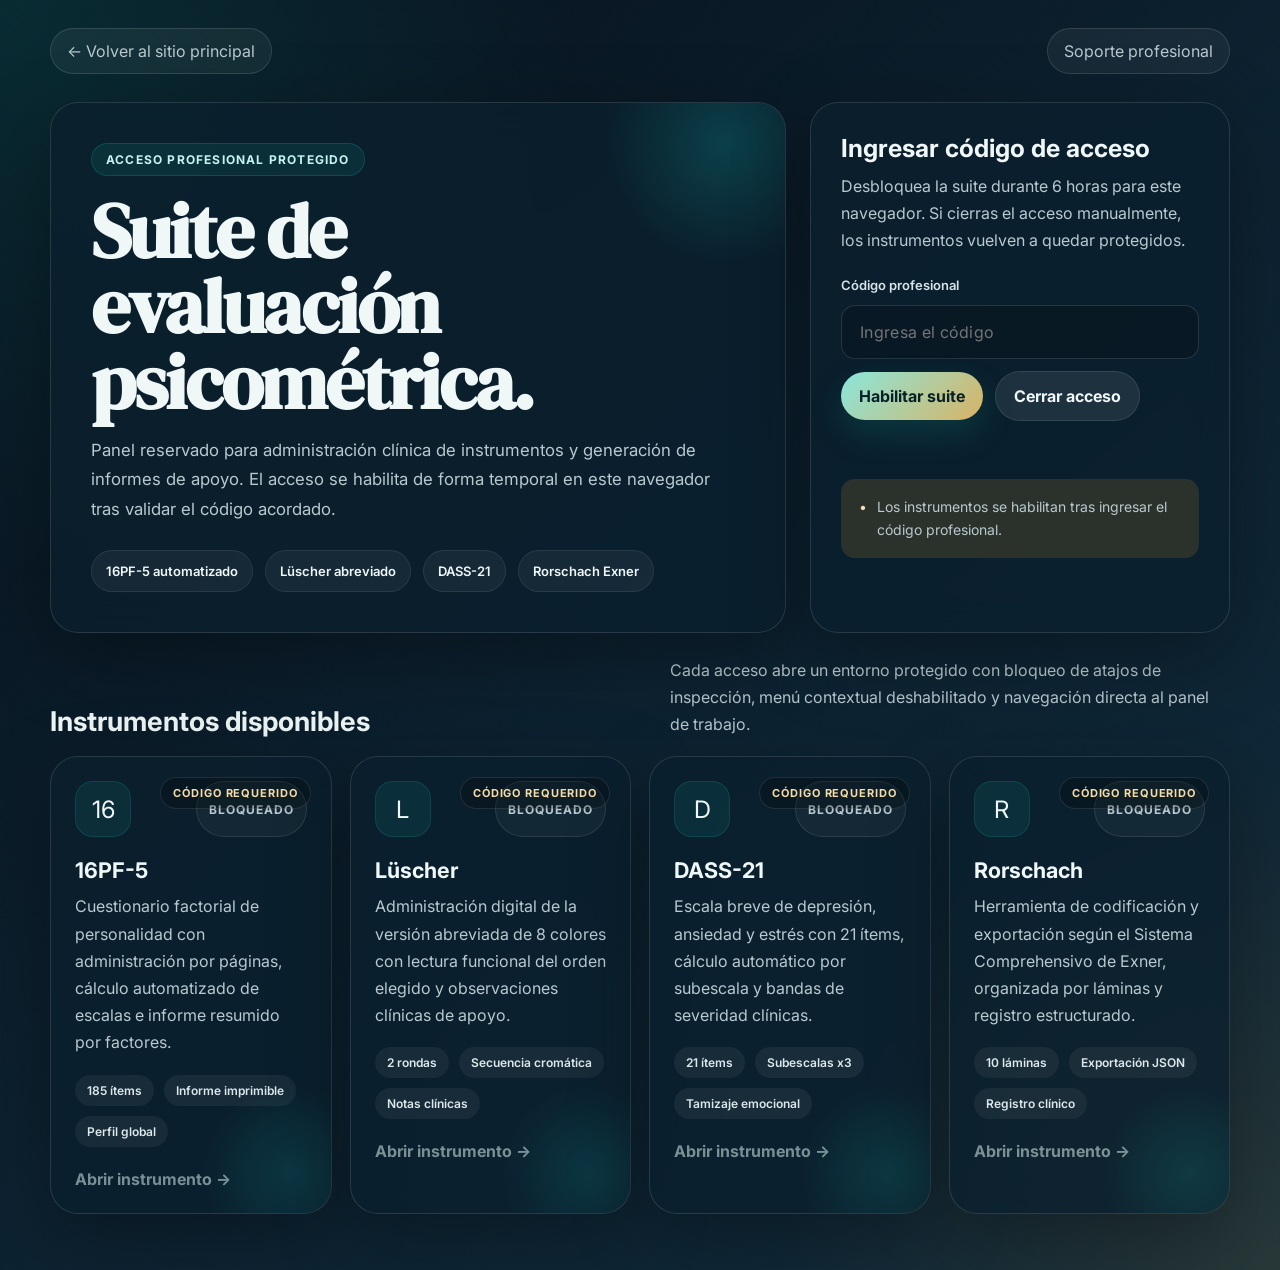
<file: tests/index.html>
<!DOCTYPE html>
<html lang="es">
<head>
  <meta charset="UTF-8">
  <meta name="viewport" content="width=device-width, initial-scale=1.0">
  <meta name="robots" content="noindex, nofollow">
  <meta name="description" content="Acceso profesional protegido a la suite de evaluación psicométrica de Matias Muñoz.">
  <title>Suite Psicométrica | Acceso Profesional</title>
  <link rel="preconnect" href="https://fonts.googleapis.com">
  <link rel="preconnect" href="https://fonts.gstatic.com" crossorigin>
  <link href="https://fonts.googleapis.com/css2?family=DM+Serif+Display:ital@0;1&family=Inter:wght@400;500;600;700&display=swap" rel="stylesheet">
  <style>
    :root {
      --bg: #08141f;
      --surface: rgba(11, 31, 46, 0.78);
      --line: rgba(255, 255, 255, 0.12);
      --text: #eff7f7;
      --muted: #b8c9cf;
      --primary: #10a39d;
      --accent: #d4982a;
      --accent-soft: rgba(212, 152, 42, 0.16);
      --danger: #ff8f8f;
      --ok: #9ae6b4;
      --radius-xl: 28px;
      --radius-lg: 20px;
      --radius-md: 14px;
      --shadow: 0 24px 80px rgba(0, 0, 0, 0.32);
    }

    * {
      box-sizing: border-box;
      margin: 0;
      padding: 0;
    }

    body {
      min-height: 100vh;
      font-family: 'Inter', sans-serif;
      color: var(--text);
      background:
        radial-gradient(circle at top left, rgba(16, 163, 157, 0.18), transparent 32%),
        radial-gradient(circle at bottom right, rgba(212, 152, 42, 0.12), transparent 28%),
        linear-gradient(140deg, #07111b 0%, #0d2231 52%, #112b3b 100%);
    }

    a {
      color: inherit;
      text-decoration: none;
    }

    .gate-shell {
      width: min(1180px, calc(100% - 40px));
      margin: 0 auto;
      padding: 28px 0 56px;
    }

    .topbar {
      display: flex;
      justify-content: space-between;
      align-items: center;
      gap: 16px;
      margin-bottom: 28px;
    }

    .back-link,
    .site-link {
      display: inline-flex;
      align-items: center;
      gap: 10px;
      padding: 12px 16px;
      border-radius: 999px;
      border: 1px solid var(--line);
      background: rgba(255, 255, 255, 0.05);
      color: var(--muted);
      transition: transform 0.2s ease, border-color 0.2s ease, color 0.2s ease;
    }

    .back-link:hover,
    .site-link:hover {
      transform: translateY(-1px);
      border-color: rgba(16, 163, 157, 0.4);
      color: var(--text);
    }

    .hero {
      display: grid;
      grid-template-columns: minmax(0, 1.1fr) minmax(320px, 420px);
      gap: 24px;
      margin-bottom: 24px;
    }

    .hero-card,
    .access-card,
    .suite-card {
      border: 1px solid var(--line);
      border-radius: var(--radius-xl);
      background: var(--surface);
      backdrop-filter: blur(18px);
      box-shadow: var(--shadow);
    }

    .hero-card {
      padding: 40px;
      position: relative;
      overflow: hidden;
    }

    .hero-card::after {
      content: '';
      position: absolute;
      width: 240px;
      height: 240px;
      right: -60px;
      top: -80px;
      border-radius: 50%;
      background: radial-gradient(circle, rgba(16, 163, 157, 0.26) 0%, rgba(16, 163, 157, 0) 72%);
      pointer-events: none;
    }

    .eyebrow {
      display: inline-flex;
      align-items: center;
      gap: 10px;
      margin-bottom: 18px;
      padding: 8px 14px;
      border-radius: 999px;
      background: rgba(16, 163, 157, 0.12);
      border: 1px solid rgba(16, 163, 157, 0.26);
      color: #c6f3f0;
      font-size: 12px;
      font-weight: 700;
      letter-spacing: 0.1em;
      text-transform: uppercase;
    }

    .hero-title {
      max-width: 11ch;
      margin-bottom: 16px;
      font-family: 'DM Serif Display', serif;
      font-size: clamp(2.8rem, 6vw, 4.8rem);
      line-height: 0.98;
      letter-spacing: -0.03em;
    }

    .hero-copy {
      max-width: 58ch;
      color: var(--muted);
      font-size: 1.05rem;
      line-height: 1.75;
    }

    .hero-points {
      display: flex;
      flex-wrap: wrap;
      gap: 12px;
      margin-top: 26px;
    }

    .hero-point {
      padding: 12px 14px;
      border-radius: 999px;
      background: rgba(255, 255, 255, 0.05);
      border: 1px solid rgba(255, 255, 255, 0.08);
      color: var(--text);
      font-size: 13px;
      font-weight: 600;
    }

    .access-card {
      padding: 30px;
    }

    .access-card h2 {
      margin-bottom: 10px;
      font-size: 1.55rem;
      font-weight: 700;
    }

    .access-card p {
      color: var(--muted);
      line-height: 1.7;
    }

    .access-form {
      display: grid;
      gap: 12px;
      margin: 22px 0 16px;
    }

    .access-form label {
      font-size: 13px;
      font-weight: 600;
      color: #d7e5e9;
    }

    .access-form input {
      width: 100%;
      padding: 16px 18px;
      border-radius: var(--radius-md);
      border: 1px solid rgba(255, 255, 255, 0.12);
      background: rgba(0, 0, 0, 0.18);
      color: var(--text);
      font: inherit;
      letter-spacing: 0.02em;
    }

    .access-form input:focus {
      outline: none;
      border-color: rgba(16, 163, 157, 0.85);
      box-shadow: 0 0 0 4px rgba(16, 163, 157, 0.16);
    }

    .primary-btn,
    .ghost-btn {
      display: inline-flex;
      justify-content: center;
      align-items: center;
      gap: 10px;
      padding: 14px 18px;
      border: none;
      border-radius: 999px;
      font: inherit;
      font-weight: 700;
      cursor: pointer;
      transition: transform 0.2s ease, box-shadow 0.2s ease, background 0.2s ease;
    }

    .primary-btn {
      color: #072127;
      background: linear-gradient(135deg, #8be7dc 0%, #d8b365 100%);
      box-shadow: 0 14px 30px rgba(11, 122, 117, 0.25);
    }

    .ghost-btn {
      color: var(--text);
      background: rgba(255, 255, 255, 0.08);
      border: 1px solid rgba(255, 255, 255, 0.1);
    }

    .primary-btn:hover,
    .ghost-btn:hover {
      transform: translateY(-1px);
    }

    .access-actions {
      display: flex;
      gap: 12px;
      flex-wrap: wrap;
      align-items: center;
    }

    .access-message {
      min-height: 24px;
      margin-bottom: 14px;
      font-size: 14px;
      font-weight: 600;
    }

    .access-message[data-variant="error"] {
      color: var(--danger);
    }

    .access-message[data-variant="ok"] {
      color: var(--ok);
    }

    .access-message[data-variant="warn"] {
      color: #ffd48c;
    }

    .lock-status {
      display: flex;
      gap: 10px;
      align-items: flex-start;
      margin-top: 18px;
      padding: 16px 18px;
      border-radius: var(--radius-md);
      background: var(--accent-soft);
      color: #f3dfb8;
      font-size: 14px;
      line-height: 1.65;
    }

    .section-head {
      display: flex;
      justify-content: space-between;
      gap: 16px;
      align-items: end;
      margin: 20px 0 18px;
    }

    .section-head h3 {
      font-size: 1.7rem;
      font-weight: 700;
    }

    .section-head p {
      max-width: 56ch;
      color: var(--muted);
      line-height: 1.7;
    }

    .suite-grid {
      display: grid;
      grid-template-columns: repeat(auto-fit, minmax(240px, 1fr));
      gap: 18px;
    }

    .suite-card {
      position: relative;
      padding: 24px;
      overflow: hidden;
    }

    .suite-card::before {
      content: '';
      position: absolute;
      inset: auto -50px -50px auto;
      width: 180px;
      height: 180px;
      border-radius: 50%;
      background: radial-gradient(circle, rgba(16, 163, 157, 0.18) 0%, rgba(16, 163, 157, 0) 70%);
      pointer-events: none;
    }

    .suite-card-top {
      display: flex;
      justify-content: space-between;
      gap: 14px;
      margin-bottom: 20px;
    }

    .suite-icon {
      width: 56px;
      height: 56px;
      border-radius: 18px;
      display: grid;
      place-items: center;
      background: rgba(16, 163, 157, 0.12);
      border: 1px solid rgba(16, 163, 157, 0.2);
      font-size: 24px;
    }

    .suite-status {
      display: inline-flex;
      align-items: center;
      gap: 8px;
      padding: 8px 12px;
      border-radius: 999px;
      border: 1px solid rgba(255, 255, 255, 0.1);
      background: rgba(255, 255, 255, 0.04);
      color: var(--muted);
      font-size: 12px;
      font-weight: 700;
      text-transform: uppercase;
      letter-spacing: 0.08em;
    }

    .suite-card h4 {
      margin-bottom: 10px;
      font-size: 1.35rem;
      font-weight: 700;
    }

    .suite-card p {
      color: var(--muted);
      line-height: 1.7;
      margin-bottom: 18px;
    }

    .suite-meta {
      display: flex;
      flex-wrap: wrap;
      gap: 10px;
      margin-bottom: 22px;
    }

    .suite-meta span {
      padding: 8px 12px;
      border-radius: 999px;
      background: rgba(255, 255, 255, 0.05);
      color: #dce8eb;
      font-size: 12px;
      font-weight: 600;
    }

    .suite-link {
      display: inline-flex;
      align-items: center;
      gap: 10px;
      font-weight: 700;
      color: #dff8f5;
    }

    .suite-card.is-locked .suite-link {
      opacity: 0.52;
      pointer-events: none;
    }

    .suite-card.is-locked::after {
      content: 'Código requerido';
      position: absolute;
      top: 20px;
      right: 20px;
      padding: 8px 12px;
      border-radius: 999px;
      background: rgba(0, 0, 0, 0.24);
      border: 1px solid rgba(255, 255, 255, 0.1);
      color: #f5dca4;
      font-size: 11px;
      font-weight: 700;
      letter-spacing: 0.08em;
      text-transform: uppercase;
    }

    .suite-card.is-unlocked .suite-status {
      color: #d8fff8;
      border-color: rgba(16, 163, 157, 0.36);
      background: rgba(16, 163, 157, 0.12);
    }

    @media (max-width: 980px) {
      .hero {
        grid-template-columns: 1fr;
      }

      .suite-grid {
        grid-template-columns: 1fr;
      }
    }

    @media (max-width: 640px) {
      .gate-shell {
        width: min(100% - 24px, 100%);
        padding-top: 16px;
      }

      .topbar,
      .section-head {
        flex-direction: column;
        align-items: stretch;
      }

      .hero-card,
      .access-card,
      .suite-card {
        padding: 22px;
      }

      .access-actions {
        flex-direction: column;
        align-items: stretch;
      }

      .primary-btn,
      .ghost-btn {
        width: 100%;
      }
    }
  </style>
</head>
<body>
  <main class="gate-shell">
    <div class="topbar">
      <a class="back-link" href="../index.html">← Volver al sitio principal</a>
      <a class="site-link" href="mailto:psi.matiasmunoz@gmail.com">Soporte profesional</a>
    </div>

    <section class="hero">
      <article class="hero-card">
        <div class="eyebrow">Acceso profesional protegido</div>
        <h1 class="hero-title">Suite de evaluación psicométrica.</h1>
        <p class="hero-copy">
          Panel reservado para administración clínica de instrumentos y generación
          de informes de apoyo. El acceso se habilita de forma temporal en este
          navegador tras validar el código acordado.
        </p>
        <div class="hero-points">
          <span class="hero-point">16PF-5 automatizado</span>
          <span class="hero-point">Lüscher abreviado</span>
          <span class="hero-point">DASS-21</span>
          <span class="hero-point">Rorschach Exner</span>
        </div>
      </article>

      <aside class="access-card">
        <h2>Ingresar código de acceso</h2>
        <p>
          Desbloquea la suite durante 6 horas para este navegador. Si cierras el
          acceso manualmente, los instrumentos vuelven a quedar protegidos.
        </p>

        <form id="accessForm" class="access-form">
          <label for="accessInput">Código profesional</label>
          <input id="accessInput" name="access_code" type="password" autocomplete="off" placeholder="Ingresa el código" required>
          <div class="access-actions">
            <button class="primary-btn" type="submit">Habilitar suite</button>
            <button id="logoutAccess" class="ghost-btn" type="button">Cerrar acceso</button>
          </div>
        </form>

        <p id="accessMessage" class="access-message" aria-live="polite"></p>

        <div class="lock-status">
          <span>•</span>
          <p id="lockStatus">Los instrumentos se habilitan tras ingresar el código profesional.</p>
        </div>
      </aside>
    </section>

    <div class="section-head">
      <div>
        <h3>Instrumentos disponibles</h3>
      </div>
      <p>
        Cada acceso abre un entorno protegido con bloqueo de atajos de inspección,
        menú contextual deshabilitado y navegación directa al panel de trabajo.
      </p>
    </div>

    <section class="suite-grid">

      <article class="suite-card is-locked" data-suite-card>
        <div class="suite-card-top">
          <div class="suite-icon">16</div>
          <span class="suite-status" data-suite-status>Bloqueado</span>
        </div>
        <h4>16PF-5</h4>
        <p>
          Cuestionario factorial de personalidad con administración por páginas,
          cálculo automatizado de escalas e informe resumido por factores.
        </p>
        <div class="suite-meta">
          <span>185 ítems</span>
          <span>Informe imprimible</span>
          <span>Perfil global</span>
        </div>
        <a class="suite-link" href="16pf/" data-suite-link>Abrir instrumento →</a>
      </article>

      <article class="suite-card is-locked" data-suite-card>
        <div class="suite-card-top">
          <div class="suite-icon">L</div>
          <span class="suite-status" data-suite-status>Bloqueado</span>
        </div>
        <h4>Lüscher</h4>
        <p>
          Administración digital de la versión abreviada de 8 colores con lectura
          funcional del orden elegido y observaciones clínicas de apoyo.
        </p>
        <div class="suite-meta">
          <span>2 rondas</span>
          <span>Secuencia cromática</span>
          <span>Notas clínicas</span>
        </div>
        <a class="suite-link" href="luscher/" data-suite-link>Abrir instrumento →</a>
      </article>

      <article class="suite-card is-locked" data-suite-card>
        <div class="suite-card-top">
          <div class="suite-icon">D</div>
          <span class="suite-status" data-suite-status>Bloqueado</span>
        </div>
        <h4>DASS-21</h4>
        <p>
          Escala breve de depresión, ansiedad y estrés con 21 ítems,
          cálculo automático por subescala y bandas de severidad clínicas.
        </p>
        <div class="suite-meta">
          <span>21 ítems</span>
          <span>Subescalas x3</span>
          <span>Tamizaje emocional</span>
        </div>
        <a class="suite-link" href="dass21/" data-suite-link>Abrir instrumento →</a>
      </article>

      <article class="suite-card is-locked" data-suite-card>
        <div class="suite-card-top">
          <div class="suite-icon">R</div>
          <span class="suite-status" data-suite-status>Bloqueado</span>
        </div>
        <h4>Rorschach</h4>
        <p>
          Herramienta de codificación y exportación según el Sistema Comprehensivo
          de Exner, organizada por láminas y registro estructurado.
        </p>
        <div class="suite-meta">
          <span>10 láminas</span>
          <span>Exportación JSON</span>
          <span>Registro clínico</span>
        </div>
        <a class="suite-link" href="rorschach/" data-suite-link>Abrir instrumento →</a>
      </article>
    </section>
  </main>

  <script src="assets/suite-access.js" data-suite-gate="true" data-suite-home="./" data-landing-href="../index.html"></script>
</body>
</html>
</file>
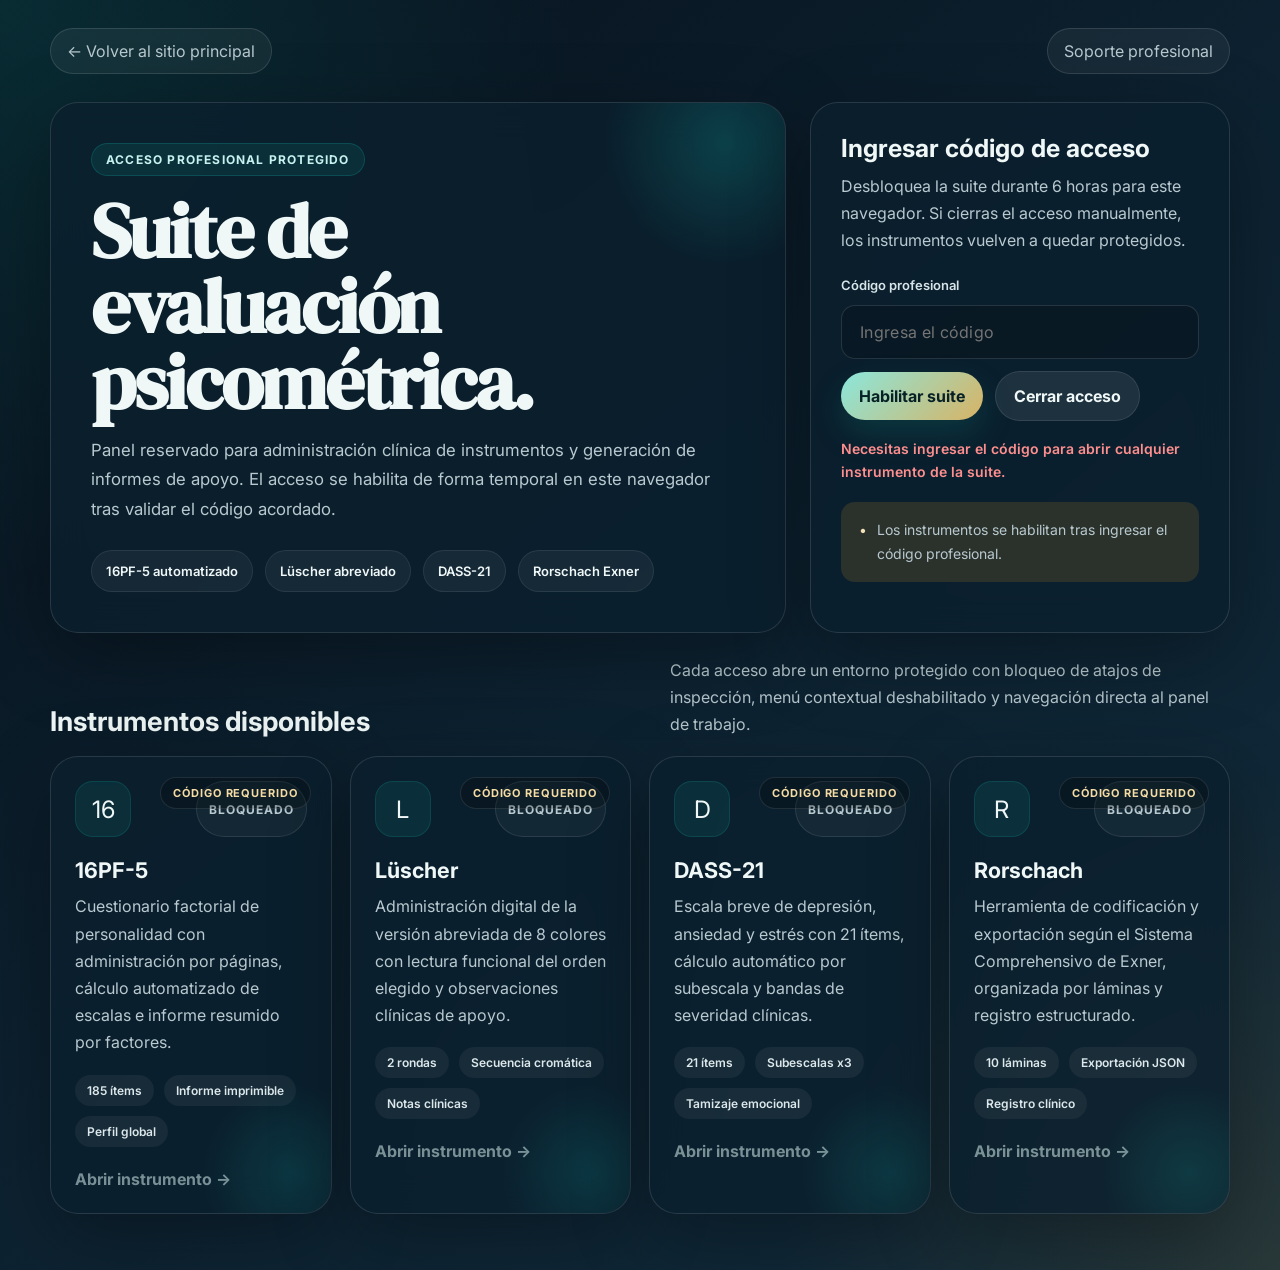
<file: tests/16pf/index.html>
<!DOCTYPE html>
<html lang="es">
<head>
<meta charset="UTF-8">
<meta name="viewport" content="width=device-width, initial-scale=1.0">
<meta name="robots" content="noindex, nofollow">
<title>16PF-5 — Cuestionario Factorial de Personalidad</title>
<style>
@import url('https://fonts.googleapis.com/css2?family=Inter:wght@300;400;500;600;700;800&display=swap');
*,*::before,*::after{margin:0;padding:0;box-sizing:border-box}
:root{--bg:#090910;--bg2:#111120;--bg3:#1a1a2e;--bg4:#24243a;--tx:#e4e4f0;--tx2:#9898b2;--tx3:#5a5a78;--ac:#6366f1;--ac2:#818cf8;--acG:rgba(99,102,241,.25);--gn:#22c55e;--yl:#eab308;--rd:#ef4444;--bl:#3b82f6;--r:10px;--r2:14px}
body{font-family:'Inter',sans-serif;background:var(--bg);color:var(--tx);min-height:100vh}
body::before{content:'';position:fixed;inset:0;background:radial-gradient(ellipse at 20% 0%,rgba(99,102,241,.07),transparent 50%),radial-gradient(ellipse at 80% 100%,rgba(139,92,246,.05),transparent 50%);pointer-events:none;z-index:0}
.container{max-width:900px;margin:0 auto;padding:20px;position:relative;z-index:1}
.header{text-align:center;padding:40px 20px 24px}
.header .badge{display:inline-flex;padding:5px 14px;background:rgba(99,102,241,.15);border:1px solid rgba(99,102,241,.3);border-radius:20px;font-size:11px;font-weight:600;color:var(--ac2);text-transform:uppercase;letter-spacing:1.5px;margin-bottom:12px}
.header h1{font-size:2.2em;font-weight:800;background:linear-gradient(135deg,#fff,#a5b4fc,#818cf8);-webkit-background-clip:text;-webkit-text-fill-color:transparent;background-clip:text;line-height:1.2;margin-bottom:6px}
.header p{font-size:.95em;color:var(--tx2)}
.card{background:var(--bg3);border:1px solid rgba(255,255,255,.06);border-radius:var(--r2);padding:28px;margin-bottom:20px}
.card-title{font-size:1.15em;font-weight:700;margin-bottom:18px;display:flex;align-items:center;gap:10px}
.card-title .icon{width:34px;height:34px;border-radius:8px;display:flex;align-items:center;justify-content:center;font-size:16px;background:rgba(99,102,241,.15)}
.form-grid{display:grid;grid-template-columns:1fr 1fr;gap:14px}
.form-group{display:flex;flex-direction:column;gap:5px}
.form-group.fw{grid-column:1/-1}
.form-group label{font-size:12px;font-weight:500;color:var(--tx2)}
.form-group input,.form-group select{padding:9px 12px;background:var(--bg4);border:1px solid rgba(255,255,255,.1);border-radius:8px;color:var(--tx);font-family:inherit;font-size:13px;transition:all .2s}
.form-group input:focus,.form-group select:focus{outline:none;border-color:var(--ac);box-shadow:0 0 0 3px var(--acG)}
.btn{display:inline-flex;align-items:center;gap:7px;padding:10px 24px;border:none;border-radius:8px;font-family:inherit;font-size:13px;font-weight:600;cursor:pointer;transition:all .2s}
.btn-p{background:linear-gradient(135deg,var(--ac),#7c3aed);color:#fff;box-shadow:0 4px 14px var(--acG)}
.btn-p:hover{transform:translateY(-1px);box-shadow:0 6px 20px var(--acG)}
.btn-s{background:var(--bg4);color:var(--tx);border:1px solid rgba(255,255,255,.1)}
.btn-s:hover{border-color:var(--ac)}
.btn-g{display:flex;gap:10px;justify-content:center;flex-wrap:wrap}
.progress-wrap{margin-bottom:20px}
.progress-info{display:flex;justify-content:space-between;font-size:12px;color:var(--tx2);margin-bottom:6px}
.progress-bar{height:4px;background:var(--bg4);border-radius:2px;overflow:hidden}
.progress-fill{height:100%;background:linear-gradient(90deg,var(--ac),#7c3aed);border-radius:2px;transition:width .4s}
/* Questions */
.q-card{background:var(--bg4);border:1px solid rgba(255,255,255,.05);border-radius:var(--r);padding:18px;margin-bottom:12px;transition:all .3s}
.q-card.answered{border-color:rgba(34,197,94,.2)}
.q-num{font-size:11px;font-weight:700;color:var(--ac2);margin-bottom:6px}
.q-text{font-size:14px;line-height:1.5;margin-bottom:12px;color:var(--tx)}
.q-options{display:flex;gap:8px;flex-wrap:wrap}
.q-opt{padding:8px 16px;border:1px solid rgba(255,255,255,.1);border-radius:6px;background:transparent;color:var(--tx2);font-family:inherit;font-size:13px;cursor:pointer;transition:all .2s;flex:1;min-width:80px;text-align:center}
.q-opt:hover{border-color:var(--ac);color:var(--tx)}
.q-opt.sel{background:rgba(99,102,241,.2);border-color:var(--ac);color:var(--ac2);font-weight:600}
/* Results */
.profile-chart{background:var(--bg4);border-radius:var(--r);padding:20px;margin-bottom:16px}
.factor-row{display:flex;align-items:center;gap:10px;padding:6px 0;border-bottom:1px solid rgba(255,255,255,.03)}
.factor-label{width:130px;font-size:12px;font-weight:600;color:var(--tx2);flex-shrink:0}
.factor-bar-wrap{flex:1;height:20px;background:var(--bg);border-radius:4px;position:relative;overflow:visible;display:flex;align-items:center}
.factor-bar{height:100%;border-radius:4px;transition:width .6s ease;min-width:2px}
.factor-val{font-family:'Inter';font-size:11px;font-weight:700;margin-left:8px;min-width:20px;color:var(--tx)}
.factor-poles{display:flex;justify-content:space-between;font-size:10px;color:var(--tx3);margin-top:2px}
.dim-card{background:var(--bg4);border-radius:var(--r);padding:14px;margin-bottom:8px;display:flex;align-items:center;gap:14px}
.dim-score{width:44px;height:44px;border-radius:50%;display:flex;align-items:center;justify-content:center;font-size:16px;font-weight:800;flex-shrink:0}
.dim-info{flex:1}
.dim-name{font-size:14px;font-weight:600}
.dim-desc{font-size:12px;color:var(--tx2);margin-top:2px}
.interp-block{background:var(--bg4);border-radius:var(--r);padding:16px;margin-bottom:10px;border-left:4px solid var(--ac)}
.interp-block h4{font-size:13px;font-weight:700;margin-bottom:6px;color:var(--ac2)}
.interp-block p{font-size:13px;color:var(--tx2);line-height:1.6}
.validity-item{display:flex;align-items:center;gap:10px;padding:10px;background:var(--bg4);border-radius:var(--r);margin-bottom:6px}
.validity-dot{width:10px;height:10px;border-radius:50%;flex-shrink:0}
.validity-text{font-size:13px;flex:1}
.validity-val{font-family:'Inter';font-weight:700;font-size:14px}
.hidden{display:none!important}
.canvas-wrap{text-align:center;margin:16px 0}
canvas{max-width:100%;background:var(--bg4);border-radius:var(--r)}
@media print{body{background:#fff;color:#000}body::before{display:none}.card{background:#fff;border:1px solid #ddd;box-shadow:none}.no-print{display:none!important}.q-card,.profile-chart,.dim-card,.interp-block,.validity-item{background:#f5f5f5;border-color:#ddd}.header h1{-webkit-text-fill-color:#333;background:none}.factor-label,.card-title,.dim-name,.interp-block h4{color:#333}.factor-bar-wrap{background:#eee}canvas{background:#f5f5f5}}
@media(max-width:600px){.form-grid{grid-template-columns:1fr}.header h1{font-size:1.7em}.container{padding:12px}.card{padding:18px}.q-options{flex-direction:column}}
</style>
</head>
<body>
<div class="container">
<div class="header"><div class="badge">📊 Evaluación Profesional</div><h1>16PF-5</h1><p>Cuestionario Factorial de Personalidad — R.B. Cattell | Adaptación Hispana</p></div>

<!-- Step 0: Patient -->
<div class="card" id="stepPatient">
<div class="card-title"><div class="icon">📋</div>Datos del Evaluado</div>
<div class="form-grid">
<div class="form-group"><label>Nombre completo</label><input type="text" id="pName" placeholder="Nombre"></div>
<div class="form-group"><label>Edad</label><input type="number" id="pAge" placeholder="Años" min="16" max="99"></div>
<div class="form-group"><label>Sexo</label><select id="pSex"><option value="">—</option><option>Masculino</option><option>Femenino</option></select></div>
<div class="form-group"><label>Fecha</label><input type="date" id="pDate"></div>
<div class="form-group"><label>Escolaridad</label><input type="text" id="pEdu" placeholder="Nivel educativo"></div>
<div class="form-group"><label>Evaluador</label><input type="text" id="pEval" placeholder="Psicólogo"></div>
<div class="form-group fw"><label>Motivo de evaluación</label><input type="text" id="pMot" placeholder="Clínico / Laboral / Vocacional"></div>
</div>
<div style="text-align:center;margin-top:18px"><button class="btn btn-p" onclick="startTest()">Iniciar Cuestionario →</button></div>
</div>

<!-- Step 1: Questions -->
<div class="card hidden" id="stepQuestions">
<div class="card-title"><div class="icon">✏️</div>Cuestionario</div>
<div class="progress-wrap"><div class="progress-info"><span id="progText">Pregunta 1 de 185</span><span id="progPct">0%</span></div><div class="progress-bar"><div class="progress-fill" id="progBar" style="width:0%"></div></div></div>
<div id="questionsList"></div>
<div class="btn-g" style="margin-top:16px">
<button class="btn btn-s" id="btnPrev" onclick="prevPage()" disabled>← Anterior</button>
<span style="font-size:13px;color:var(--tx2);padding:10px" id="pageInfo"></span>
<button class="btn btn-p" id="btnNext" onclick="nextPage()">Siguiente →</button>
</div>
</div>

<!-- Step 2: Results -->
<div class="card hidden" id="stepResults">
<div class="card-title"><div class="icon">📊</div>Informe de Resultados — 16PF-5</div>
<div id="patientReport"></div>
<div id="validitySection"></div>
<h3 style="font-size:1.05em;font-weight:700;color:var(--ac2);margin:20px 0 12px;padding-bottom:8px;border-bottom:1px solid rgba(255,255,255,.06)">📈 Perfil de Factores Primarios (Decatipos)</h3>
<div class="profile-chart" id="profileChart"></div>
<div class="canvas-wrap"><canvas id="radarCanvas" width="500" height="500"></canvas></div>
<h3 style="font-size:1.05em;font-weight:700;color:var(--ac2);margin:20px 0 12px;padding-bottom:8px;border-bottom:1px solid rgba(255,255,255,.06)">🌐 Dimensiones Globales</h3>
<div id="globalDims"></div>
<h3 style="font-size:1.05em;font-weight:700;color:var(--ac2);margin:20px 0 12px;padding-bottom:8px;border-bottom:1px solid rgba(255,255,255,.06)">📝 Interpretación por Factor</h3>
<div id="interpSection"></div>
<div class="btn-g no-print" style="margin-top:24px;display:none">
</div>
</div>


<div style="text-align:center;padding:20px;color:var(--tx3);font-size:11px" class="no-print">
<p>Herramienta clínica de apoyo — 16PF-5 | Los resultados requieren interpretación profesional.</p>
</div>
</div>
<script src="../assets/suite-access.js" data-suite-guard="true" data-suite-home="../" data-landing-href="../../index.html"></script>
<script src="../assets/integrations-config.js?v=20260409c"></script>
<script src="../assets/test-persistence.js?v=20260409c"></script>
<script src="../assets/test-finish-guard.js"></script>
<script src="16pf_data.js"></script>
<script src="16pf_engine.js"></script>
</body>
</html>
</file>
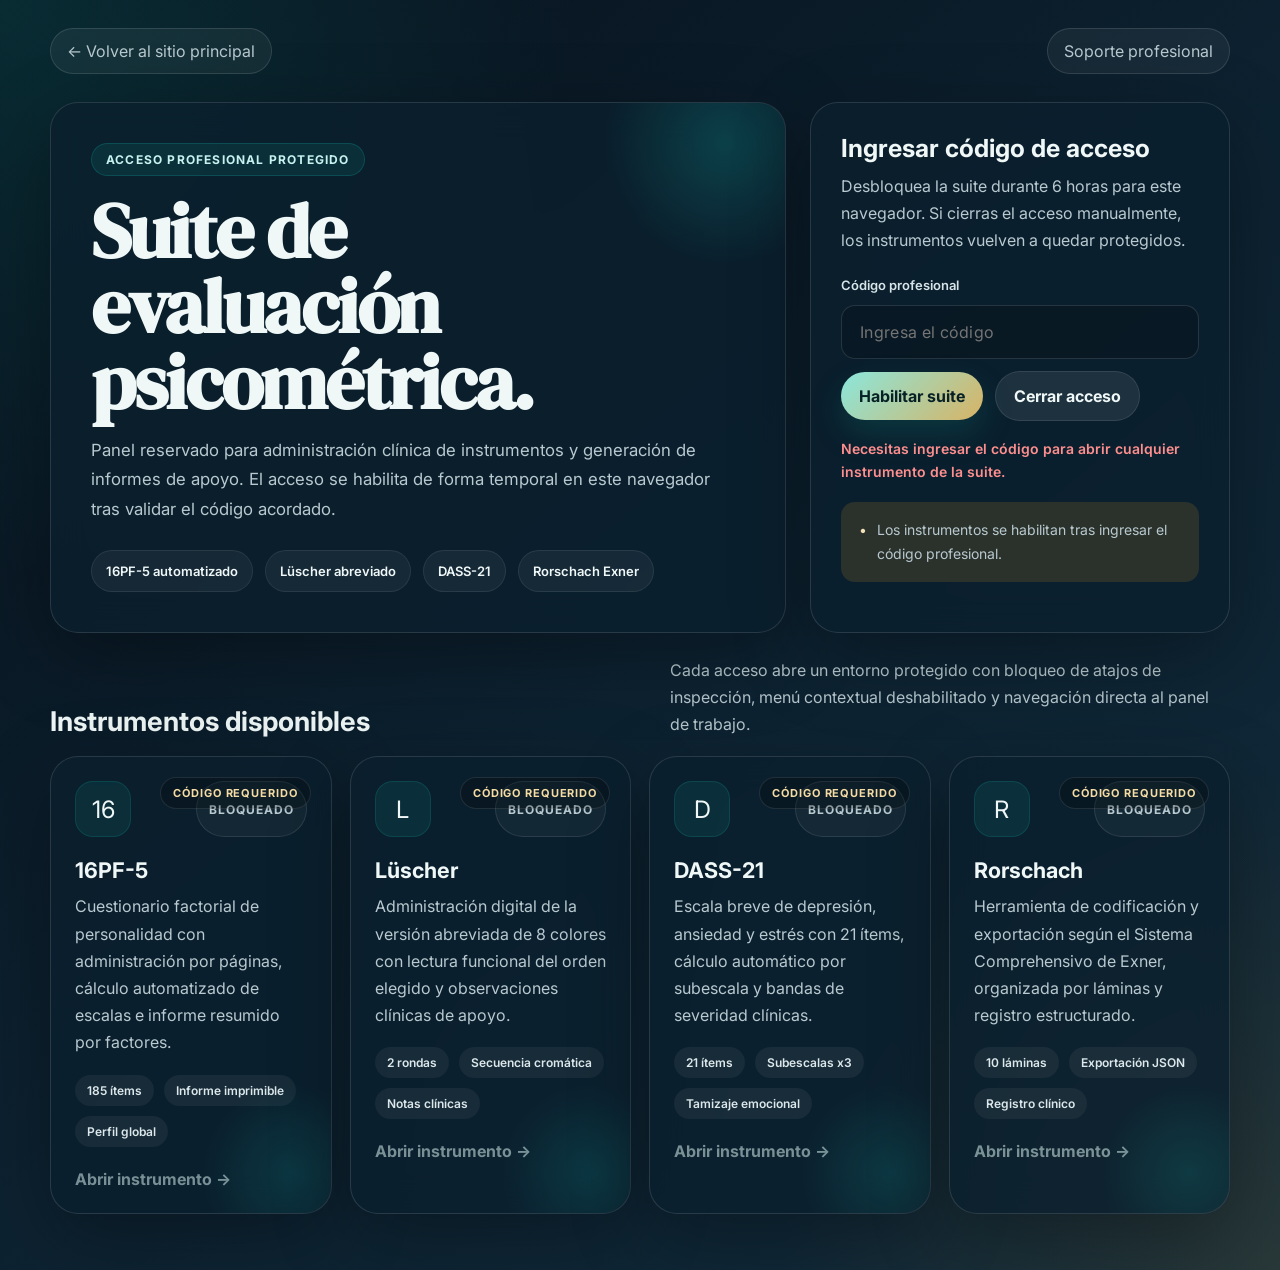
<file: tests/dass21/index.html>
<!DOCTYPE html>
<html lang="es">
<head>
<meta charset="UTF-8">
<meta name="viewport" content="width=device-width, initial-scale=1.0">
<meta name="robots" content="noindex, nofollow">
<meta name="description" content="DASS-21 digital para tamizaje de depresión, ansiedad y estrés.">
<title>DASS-21 - Escala de Depresión, Ansiedad y Estrés</title>
<style>
@import url('https://fonts.googleapis.com/css2?family=Inter:wght@300;400;500;600;700;800&display=swap');
*,*::before,*::after{margin:0;padding:0;box-sizing:border-box}
:root{--bg:#09131d;--surface:rgba(255,255,255,.04);--surface-strong:rgba(255,255,255,.06);--border:rgba(255,255,255,.1);--border-soft:rgba(255,255,255,.06);--text:#edf5f7;--text2:#b9cbd2;--text3:#7d98a5;--primary:#10a39d;--primary2:#87ece5;--accent:#d4982a;--ok-soft:rgba(99,215,155,.16);--warn-soft:rgba(242,185,75,.16);--danger-soft:rgba(239,108,122,.16);--mild-soft:rgba(124,198,255,.16);--radius:14px;--radius-lg:24px;--shadow:0 22px 70px rgba(0,0,0,.34)}
body{font-family:'Inter',sans-serif;min-height:100vh;color:var(--text);background:radial-gradient(circle at top left, rgba(16,163,157,.16), transparent 30%),radial-gradient(circle at bottom right, rgba(212,152,42,.10), transparent 26%),linear-gradient(135deg,#07111a 0%,#0d1d29 46%,#112d3f 100%)}
body::before{content:'';position:fixed;inset:0;pointer-events:none;background:linear-gradient(180deg, rgba(255,255,255,.016), rgba(255,255,255,0)),radial-gradient(circle at 20% 20%, rgba(255,255,255,.04), transparent 20%)}
.shell{max-width:1120px;margin:0 auto;padding:30px 20px 56px;position:relative;z-index:1}
.hero{display:grid;grid-template-columns:1.15fr .85fr;gap:22px;margin-bottom:22px}
.card{background:rgba(9,27,39,.78);border:1px solid var(--border-soft);border-radius:var(--radius-lg);box-shadow:var(--shadow);backdrop-filter:blur(14px)}
.hero-main{padding:34px;position:relative;overflow:hidden}
.hero-main::after{content:'';position:absolute;width:280px;height:280px;right:-90px;top:-110px;border-radius:50%;background:radial-gradient(circle, rgba(16,163,157,.28) 0%, rgba(16,163,157,0) 72%)}
.hero-main::before{content:'';position:absolute;width:220px;height:220px;left:-100px;bottom:-120px;border-radius:50%;background:radial-gradient(circle, rgba(212,152,42,.18) 0%, rgba(212,152,42,0) 72%)}
.badge{display:inline-flex;align-items:center;gap:10px;padding:8px 14px;border-radius:999px;background:rgba(16,163,157,.12);border:1px solid rgba(16,163,157,.24);font-size:12px;font-weight:700;letter-spacing:.1em;text-transform:uppercase;color:#c6f3f0;margin-bottom:18px}
.hero-title{max-width:12ch;margin-bottom:14px;font-size:clamp(2.35rem, 5vw, 4.1rem);line-height:1.02;letter-spacing:-.05em;font-weight:800}
.hero-copy{max-width:58ch;color:var(--text2);line-height:1.8;font-size:1rem}
.hero-list{display:grid;grid-template-columns:repeat(2,minmax(0,1fr));gap:12px;margin-top:24px}
.hero-item{padding:15px 16px;border-radius:18px;background:rgba(255,255,255,.04);border:1px solid rgba(255,255,255,.07);font-size:13px;color:var(--text2);line-height:1.6}
.hero-side{padding:28px}
.hero-side h2{font-size:1.12rem;font-weight:700;margin-bottom:12px}
.hero-side p{color:var(--text2);line-height:1.7;font-size:.95rem}
.scale-grid{display:grid;gap:10px;margin-top:18px}
.scale-item{padding:14px 15px;border-radius:16px;border:1px solid var(--border);background:var(--surface)}
.scale-item strong{display:block;font-size:13px;margin-bottom:4px}
.scale-item span{font-size:12px;color:var(--text3)}
.scale-note{margin-top:14px;padding:14px 15px;border-radius:16px;background:rgba(212,152,42,.11);border:1px solid rgba(212,152,42,.14);color:#f2dfb4;font-size:12px;line-height:1.7}
.panel{padding:26px}
.panel-head{display:flex;justify-content:space-between;align-items:flex-end;gap:14px;margin-bottom:18px}
.panel-title{font-size:1.35rem;font-weight:700}
.panel-subtitle{max-width:63ch;color:var(--text2);line-height:1.7;font-size:.95rem}
.hidden{display:none!important}
.form-grid{display:grid;grid-template-columns:repeat(2,minmax(0,1fr));gap:14px}
.field{display:flex;flex-direction:column;gap:6px}
.field.full{grid-column:1/-1}
.field label{font-size:12px;font-weight:600;color:var(--text2);text-transform:uppercase;letter-spacing:.06em}
.field input,.field textarea{width:100%;padding:12px 14px;border-radius:12px;border:1px solid var(--border);background:rgba(255,255,255,.04);color:var(--text);font:inherit}
.field textarea{min-height:90px;resize:vertical}
.field input:focus,.field textarea:focus{outline:none;border-color:var(--primary);box-shadow:0 0 0 4px rgba(16,163,157,.12)}
.note{margin-top:16px;padding:16px;border-radius:16px;background:rgba(212,152,42,.11);border:1px solid rgba(212,152,42,.16);color:#f1dfbb;font-size:13px;line-height:1.75}
.actions{display:flex;gap:12px;flex-wrap:wrap;margin-top:20px}
.btn{display:inline-flex;align-items:center;justify-content:center;gap:10px;padding:13px 18px;border:none;border-radius:999px;cursor:pointer;font:inherit;font-weight:700;transition:transform .2s ease, opacity .2s ease, background .2s ease}
.btn:hover{transform:translateY(-1px)}
.btn-primary{color:#082129;background:linear-gradient(135deg,#91ebe3 0%, #d8b365 100%);box-shadow:0 14px 28px rgba(11,122,117,.25)}
.btn-secondary{color:var(--text);background:rgba(255,255,255,.07);border:1px solid var(--border)}
.btn:disabled{opacity:.45;cursor:not-allowed;transform:none}
.scale-help{display:grid;grid-template-columns:repeat(4,minmax(0,1fr));gap:10px;margin-bottom:18px}
.help-chip{padding:12px;border-radius:14px;background:rgba(255,255,255,.04);border:1px solid var(--border-soft);text-align:center;font-size:12px;color:var(--text2);line-height:1.5}
.help-chip strong{display:block;color:var(--text);font-size:13px;margin-bottom:4px}
.progress-head{display:flex;justify-content:space-between;gap:14px;align-items:center;margin-bottom:16px}
.progress-meta{font-size:13px;color:var(--text2)}
.progress-bar{height:6px;border-radius:999px;background:rgba(255,255,255,.08);overflow:hidden;margin-bottom:18px}
.progress-fill{height:100%;width:0;background:linear-gradient(90deg,var(--primary),var(--accent));transition:width .25s ease}
.question-list{display:grid;gap:14px}
.question-card{padding:18px;border-radius:18px;background:rgba(255,255,255,.03);border:1px solid rgba(255,255,255,.07)}
.question-card.answered{border-color:rgba(16,163,157,.26);background:rgba(16,163,157,.06)}
.question-top{display:flex;justify-content:space-between;gap:12px;margin-bottom:10px}
.question-number{font-size:12px;font-weight:700;color:var(--primary2);letter-spacing:.08em;text-transform:uppercase}
.question-scale{font-size:11px;font-weight:700;letter-spacing:.08em;text-transform:uppercase;padding:8px 10px;border-radius:999px}
.question-scale.stress{background:rgba(242,185,75,.14);color:#ffd995}
.question-scale.anxiety{background:rgba(239,108,122,.14);color:#ffb4be}
.question-scale.depression{background:rgba(99,215,155,.14);color:#bdf3d0}
.question-text{font-size:15px;line-height:1.75;color:var(--text);margin-bottom:14px}
.option-grid{display:grid;grid-template-columns:repeat(4,minmax(0,1fr));gap:10px}
.option{position:relative;padding:12px;border-radius:15px;border:1px solid var(--border);background:rgba(255,255,255,.03);cursor:pointer;transition:all .2s ease;min-height:88px}
.option:hover{border-color:rgba(16,163,157,.32);background:rgba(16,163,157,.06)}
.option input{position:absolute;opacity:0;pointer-events:none}
.option-label{display:block;font-size:12px;font-weight:700;color:var(--text);margin-bottom:6px}
.option-desc{display:block;font-size:12px;line-height:1.55;color:var(--text2)}
.option.active{border-color:rgba(16,163,157,.5);background:rgba(16,163,157,.12);box-shadow:inset 0 0 0 1px rgba(16,163,157,.24)}
.results-grid{display:grid;grid-template-columns:repeat(3,minmax(0,1fr));gap:14px;margin-bottom:16px}
.result-card{padding:18px;border-radius:18px;border:1px solid var(--border);background:rgba(255,255,255,.04)}
.result-head{display:flex;justify-content:space-between;gap:12px;align-items:center;margin-bottom:10px}
.result-head h3{font-size:1rem;font-weight:700}
.score-pill{padding:9px 12px;border-radius:999px;font-size:12px;font-weight:800;letter-spacing:.05em}
.score-pill.normal{background:var(--ok-soft);color:#aef3c9}
.score-pill.mild{background:var(--mild-soft);color:#b9e4ff}
.score-pill.moderate{background:var(--warn-soft);color:#ffe1a6}
.score-pill.severe{background:rgba(255,146,76,.16);color:#ffc597}
.score-pill.extremely-severe{background:var(--danger-soft);color:#ffbcc6}
.score-values{display:flex;gap:12px;align-items:flex-end;margin-bottom:12px}
.score-values strong{font-size:2.2rem;line-height:1}
.score-values span{font-size:12px;color:var(--text3);text-transform:uppercase;letter-spacing:.08em}
.score-bar{height:10px;border-radius:999px;background:rgba(255,255,255,.08);overflow:hidden;margin-bottom:12px}
.score-bar>div{height:100%;width:0;background:linear-gradient(90deg,var(--primary),var(--accent));transition:width .5s ease}
.result-copy{font-size:13px;line-height:1.75;color:var(--text2)}
.report-block{padding:18px;border-radius:18px;border:1px solid var(--border);background:rgba(255,255,255,.04);margin-top:14px}
.report-block h4{font-size:1rem;font-weight:700;margin-bottom:10px}
.report-block p,.report-block li{font-size:13px;line-height:1.75;color:var(--text2)}
.report-list{padding-left:18px}
.report-list li{margin-bottom:6px}
.patient-summary{display:grid;grid-template-columns:repeat(3,minmax(0,1fr));gap:10px;margin-bottom:16px}
.summary-item{padding:14px;border-radius:16px;background:rgba(255,255,255,.03);border:1px solid var(--border-soft)}
.summary-item span{display:block;font-size:11px;color:var(--text3);text-transform:uppercase;letter-spacing:.08em;margin-bottom:6px}
.summary-item strong{font-size:13px;color:var(--text)}
.footer-note{margin-top:16px;font-size:12px;color:var(--text3);line-height:1.75}
@media print{body{background:#fff;color:#111}body::before,.suite-toolbar,.no-print{display:none!important}.card,.result-card,.report-block,.question-card,.summary-item,.help-chip,.scale-item{background:#fff!important;color:#111!important;box-shadow:none}.shell{padding:0}}
@media (max-width:900px){.hero,.results-grid,.patient-summary,.scale-help{grid-template-columns:1fr}.form-grid{grid-template-columns:1fr}}
@media (max-width:720px){.shell{padding:18px 12px 42px}.hero-main,.hero-side,.panel{padding:20px}.option-grid,.hero-list{grid-template-columns:1fr}}
</style>
</head>
<body>
<div class="shell">
  <section class="hero">
    <article class="card hero-main">
      <div class="badge">Tamizaje emocional breve</div>
      <h1 class="hero-title">DASS-21 digital.</h1>
      <p class="hero-copy">Escala breve para estimar niveles recientes de depresión, ansiedad y estrés durante la última semana. El reporte automatiza el puntaje por subescala, la equivalencia de severidad y una síntesis clínica orientativa.</p>
      <div class="hero-list">
        <div class="hero-item">21 ítems con respuesta de 0 a 3 según frecuencia o intensidad.</div>
        <div class="hero-item">Subescalas independientes: depresión, ansiedad y estrés.</div>
        <div class="hero-item">Puntaje final ajustado multiplicando por 2 para equivalencia DASS completa.</div>
        <div class="hero-item">Útil como tamizaje. No reemplaza evaluación diagnóstica profesional.</div>
      </div>
    </article>
    <aside class="card hero-side">
      <h2>Escala de respuesta</h2>
      <p>Indica cuánto se aplicó cada afirmación a la persona evaluada durante la última semana.</p>
      <div class="scale-grid">
        <div class="scale-item"><strong>0</strong><span>No me sucedió.</span></div>
        <div class="scale-item"><strong>1</strong><span>Me sucedió un poco o durante parte del tiempo.</span></div>
        <div class="scale-item"><strong>2</strong><span>Me sucedió bastante o durante buena parte del tiempo.</span></div>
        <div class="scale-item"><strong>3</strong><span>Me sucedió mucho o la mayor parte del tiempo.</span></div>
      </div>
      <div class="scale-note">La forma oficial DASS-21 distribuida por UNSW puede descargarse y copiarse sin restricción; esta implementación digital conserva la estructura clínica y usa la equivalencia habitual multiplicando cada subescala por 2.</div>
    </aside>
  </section>

  <section class="card panel" id="stepIntro">
    <div class="panel-head">
      <div><div class="panel-title">Datos de aplicación</div></div>
      <div class="panel-subtitle">Completa los antecedentes básicos antes de administrar la escala. El formulario usa la versión corta DASS-21 y calcula cada subescala por separado.</div>
    </div>
    <div class="form-grid">
      <div class="field"><label>Nombre o código</label><input type="text" id="pName" placeholder="Paciente o identificador"></div>
      <div class="field"><label>Edad</label><input type="number" id="pAge" min="12" max="99" placeholder="Edad"></div>
      <div class="field"><label>Fecha</label><input type="date" id="pDate"></div>
      <div class="field"><label>Evaluador</label><input type="text" id="pEval" placeholder="Profesional responsable"></div>
      <div class="field full"><label>Contexto de evaluación</label><input type="text" id="pContext" placeholder="Clínico, deportivo, vocacional, seguimiento, etc."></div>
      <div class="field full"><label>Observaciones iniciales</label><textarea id="pObs" placeholder="Antecedentes de aplicación, motivo de consulta o contexto breve"></textarea></div>
    </div>
    <div class="note">Instrumento de tamizaje autoinformado. Si aparecen puntuaciones elevadas, deben integrarse con entrevista clínica, antecedentes, observación y otras fuentes de evaluación antes de extraer conclusiones.</div>
    <div class="actions">
      <button class="btn btn-primary" id="startBtn">Iniciar DASS-21</button>
    </div>
  </section>

  <section class="card panel hidden" id="stepTest">
    <div class="panel-head">
      <div><div class="panel-title">Aplicación</div></div>
      <div class="panel-subtitle">Responde las 21 afirmaciones según la última semana. El avance se completa cuando cada ítem tiene una respuesta seleccionada.</div>
    </div>
    <div class="scale-help">
      <div class="help-chip"><strong>0</strong>No me sucedió</div>
      <div class="help-chip"><strong>1</strong>Me sucedió un poco</div>
      <div class="help-chip"><strong>2</strong>Me sucedió bastante</div>
      <div class="help-chip"><strong>3</strong>Me sucedió mucho</div>
    </div>
    <div class="progress-head">
      <div class="progress-meta" id="progressText">0 de 21 respuestas completadas</div>
      <div class="progress-meta" id="progressPct">0%</div>
    </div>
    <div class="progress-bar"><div class="progress-fill" id="progressFill"></div></div>
    <div class="question-list" id="questionList"></div>
    <div class="actions no-print">
      <button class="btn btn-secondary" id="backBtn">Volver a datos</button>
      <button class="btn btn-primary" id="finishBtn" disabled>Calcular resultados</button>
    </div>
  </section>

  <section class="card panel hidden" id="stepResults">
    <div class="panel-head">
      <div><div class="panel-title">Informe DASS-21</div></div>
      <div class="panel-subtitle">Resultados ajustados según equivalencia DASS completa. Las bandas de severidad se interpretan de forma independiente para cada subescala.</div>
    </div>
    <div class="patient-summary" id="patientSummary"></div>
    <div class="results-grid" id="resultsGrid"></div>
    <div class="report-block">
      <h4>Síntesis clínica orientativa</h4>
      <p id="summaryText"></p>
    </div>
    <div class="report-block">
      <h4>Alertas y consideraciones</h4>
      <ul class="report-list" id="alertsList"></ul>
    </div>
    <div class="report-block">
      <h4>Observaciones del evaluador</h4>
      <p id="obsText"></p>
    </div>
    <p class="footer-note">Fuente de aplicación: formulario DASS-21 distribuido por UNSW. El sitio oficial indica que los formularios pueden descargarse y copiarse sin restricción, y que la versión DASS-21 se puntúa sumando los ítems de cada subescala y multiplicando el subtotal por 2.</p>
    <div class="actions no-print" style="display:none">
    </div>
  </section>
</div>

<script src="../assets/suite-access.js" data-suite-guard="true" data-suite-home="../" data-landing-href="../../index.html"></script>
<script src="../assets/integrations-config.js?v=20260409c"></script>
<script src="../assets/test-persistence.js?v=20260409c"></script>
<script src="../assets/test-finish-guard.js"></script>
<script>
const ITEMS=[{id:1,scale:'stress',text:'Me costó mucho relajarme.'},{id:2,scale:'anxiety',text:'Me di cuenta que tenía la boca seca.'},{id:3,scale:'depression',text:'No podía sentir ningún sentimiento positivo.'},{id:4,scale:'anxiety',text:'Se me hizo difícil respirar (por ejemplo, respiración demasiado rápida o falta de aire sin esfuerzo físico).'},{id:5,scale:'depression',text:'Se me hizo difícil tomar la iniciativa para hacer cosas.'},{id:6,scale:'stress',text:'Reaccioné exageradamente en ciertas situaciones.'},{id:7,scale:'anxiety',text:'Tuve temblores (por ejemplo, en las manos).'},{id:8,scale:'stress',text:'Sentí que tenía muchos nervios.'},{id:9,scale:'anxiety',text:'Estuve preocupado por situaciones en las cuales podía entrar en pánico y hacer el ridículo.'},{id:10,scale:'depression',text:'Sentí que no tenía nada por lo que ilusionarme.'},{id:11,scale:'stress',text:'Me sentí agitado.'},{id:12,scale:'stress',text:'Se me hizo difícil relajarme.'},{id:13,scale:'depression',text:'Me sentí triste y deprimido.'},{id:14,scale:'stress',text:'No toleré nada que no me permitiera continuar con lo que estaba haciendo.'},{id:15,scale:'anxiety',text:'Sentí que estaba cercano a sentir pánico.'},{id:16,scale:'depression',text:'No me pude entusiasmar por nada.'},{id:17,scale:'depression',text:'Sentí que valía muy poco como persona.'},{id:18,scale:'stress',text:'Sentí que estaba muy irritable.'},{id:19,scale:'anxiety',text:'Sentí la actividad de mi corazón a pesar de no haber hecho esfuerzo físico.'},{id:20,scale:'anxiety',text:'Tuve miedo sin razón.'},{id:21,scale:'depression',text:'Sentí que la vida no tenía ningún sentido.'}];
const OPTIONS=[{value:0,title:'0',desc:'No me sucedió'},{value:1,title:'1',desc:'Me sucedió un poco'},{value:2,title:'2',desc:'Me sucedió bastante'},{value:3,title:'3',desc:'Me sucedió mucho'}];
const SCALES={depression:{label:'Depresión',max:42,classes:[{max:9,label:'Normal'},{max:13,label:'Leve'},{max:20,label:'Moderada'},{max:27,label:'Severa'},{max:Infinity,label:'Extremadamente severa'}],summary:{normal:'No aparecen indicadores elevados de ánimo depresivo dentro de esta escala.',leve:'Se observan señales iniciales de desmotivación o bajo afecto positivo.',moderada:'El malestar depresivo alcanza una intensidad clínicamente relevante y conviene profundizar evaluación.',severa:'La carga depresiva es alta y sugiere un impacto importante en motivación, autoestima o sentido vital.','extremadamente severa':'La elevación depresiva es muy marcada y requiere valoración clínica prioritaria.'}},anxiety:{label:'Ansiedad',max:42,classes:[{max:7,label:'Normal'},{max:9,label:'Leve'},{max:14,label:'Moderada'},{max:19,label:'Severa'},{max:Infinity,label:'Extremadamente severa'}],summary:{normal:'No se aprecian signos elevados de activación ansiosa en esta medición.',leve:'Hay indicadores iniciales de tensión fisiológica o temor anticipatorio.',moderada:'La ansiedad alcanza un rango clínico relevante y conviene revisar detonantes y estrategias de afrontamiento.',severa:'La activación ansiosa es alta, con probables manifestaciones fisiológicas o miedo intenso.','extremadamente severa':'La ansiedad aparece muy elevada y amerita exploración clínica cuidadosa y oportuna.'}},stress:{label:'Estrés',max:42,classes:[{max:14,label:'Normal'},{max:18,label:'Leve'},{max:25,label:'Moderada'},{max:33,label:'Severa'},{max:Infinity,label:'Extremadamente severa'}],summary:{normal:'No se observan niveles elevados de tensión, irritabilidad o sobrecarga general.',leve:'Existe cierta sobrecarga o dificultad de relajación, aún en rango bajo.',moderada:'Se aprecia tensión sostenida, irritabilidad o dificultad para bajar activación.',severa:'El estrés alcanza una magnitud alta y probablemente está interfiriendo en el funcionamiento cotidiano.','extremadamente severa':'La sobrecarga es muy marcada y sugiere necesidad de intervención prioritaria.'}}};
const SCALE_CLASS={'Normal':'normal','Leve':'mild','Moderada':'moderate','Severa':'severe','Extremadamente severa':'extremely-severe'};
const answers={}; let latestResults=null;
const cloudSessionId=window.PsychPersistence?window.PsychPersistence.getSessionId('dass21'):null;
function $(id){return document.getElementById(id);}
function renderQuestions(){ $('questionList').innerHTML=ITEMS.map((item)=>`<article class="question-card" id="question-${item.id}"><div class="question-top"><span class="question-number">Ítem ${item.id}</span><span class="question-scale ${item.scale}">${SCALES[item.scale].label}</span></div><p class="question-text">${item.text}</p><div class="option-grid">${OPTIONS.map((option)=>`<label class="option" data-item="${item.id}" data-value="${option.value}"><input type="radio" name="item-${item.id}" value="${option.value}"><span class="option-label">${option.title}</span><span class="option-desc">${option.desc}</span></label>`).join('')}</div></article>`).join(''); document.querySelectorAll('.option').forEach((optionEl)=>{optionEl.addEventListener('click',()=>{const itemId=Number(optionEl.dataset.item); const value=Number(optionEl.dataset.value); answers[itemId]=value; document.querySelectorAll(`.option[data-item="${itemId}"]`).forEach((peer)=>{peer.classList.toggle('active',peer===optionEl); peer.querySelector('input').checked=peer===optionEl;}); $(`question-${itemId}`).classList.add('answered'); updateProgress();});});}
function updateProgress(){const answered=Object.keys(answers).length; const pct=Math.round((answered/ITEMS.length)*100); $('progressText').textContent=`${answered} de ${ITEMS.length} respuestas completadas`; $('progressPct').textContent=`${pct}%`; $('progressFill').style.width=`${pct}%`; $('finishBtn').disabled=answered!==ITEMS.length;}
function startTest(){ $('stepIntro').classList.add('hidden'); $('stepTest').classList.remove('hidden'); window.scrollTo({top:0,behavior:'smooth'}); }
function goBack(){ $('stepTest').classList.add('hidden'); $('stepIntro').classList.remove('hidden'); window.scrollTo({top:0,behavior:'smooth'}); }
function getSeverity(scaleKey,score){ return SCALES[scaleKey].classes.find((entry)=>score<=entry.max).label; }
function scoreScale(scaleKey){ const relevant=ITEMS.filter((item)=>item.scale===scaleKey); const raw=relevant.reduce((acc,item)=>acc+Number(answers[item.id]||0),0); const adjusted=raw*2; return {raw,adjusted,severity:getSeverity(scaleKey,adjusted)}; }
function summarySentence(results){ const ranked=Object.entries(results).sort((a,b)=>b[1].adjusted-a[1].adjusted); const top=ranked[0]; const labels=ranked.map(([key,value])=>`${SCALES[key].label}: ${value.severity.toLowerCase()}`); return `La configuración actual muestra mayor elevación en ${SCALES[top[0]].label.toLowerCase()} (${top[1].severity.toLowerCase()}). Subescalas: ${labels.join(', ')}.`; }
function alertsFor(results){ const alerts=[]; const elevated=Object.entries(results).filter(([,value])=>!['Normal','Leve'].includes(value.severity)); if(!elevated.length){alerts.push('Las tres subescalas se mantienen en rango normal o leve. Aun así, el resultado debe integrarse con entrevista y contexto clínico.');} else {alerts.push('Existen elevaciones moderadas o superiores que justifican profundizar con entrevista clínica y revisión funcional de síntomas recientes.');} if(Object.values(results).some((value)=>['Severa','Extremadamente severa'].includes(value.severity))){alerts.push('Al menos una subescala se ubica en rango severo o extremadamente severo. Conviene priorizar seguimiento profesional cercano.');} if(results.anxiety.adjusted>=15){alerts.push('La ansiedad elevada puede acompañarse de hiperactivación fisiológica, temor anticipatorio o episodios de pánico. Conviene explorar detonantes y manejo somático.');} if(results.stress.adjusted>=19){alerts.push('El estrés elevado sugiere dificultad para relajarse, irritabilidad o sensación de sobrecarga persistente durante la última semana.');} if(results.depression.adjusted>=14){alerts.push('La depresión elevada sugiere revisar pérdida de interés, ánimo bajo, autovaloración y sentido vital con entrevista clínica complementaria.');} alerts.push('Este instrumento es de tamizaje. No entrega diagnóstico por sí mismo ni reemplaza juicio clínico profesional.'); return alerts; }
function renderPatientSummary(){ const entries=[['Paciente / código',$('pName').value.trim()||'No consignado'],['Edad',$('pAge').value.trim()||'No consignada'],['Fecha',$('pDate').value||new Date().toISOString().slice(0,10)],['Evaluador',$('pEval').value.trim()||'No consignado'],['Contexto',$('pContext').value.trim()||'No consignado'],['Respuestas',`${Object.keys(answers).length} de 21`]]; $('patientSummary').innerHTML=entries.map(([label,value])=>`<div class="summary-item"><span>${label}</span><strong>${value}</strong></div>`).join(''); }
function renderResults(results){ $('resultsGrid').innerHTML=Object.entries(results).map(([key,data])=>{ const config=SCALES[key]; const width=Math.min(100,(data.adjusted/config.max)*100); const tone=SCALE_CLASS[data.severity]; const summary=config.summary[data.severity.toLowerCase()]; return `<article class="result-card"><div class="result-head"><h3>${config.label}</h3><span class="score-pill ${tone}">${data.severity}</span></div><div class="score-values"><strong>${data.adjusted}</strong><span>Puntaje ajustado<br>Raw ${data.raw}</span></div><div class="score-bar"><div style="width:${width}%"></div></div><p class="result-copy">${summary}</p></article>`; }).join(''); }
function calculateResults(){ const results={depression:scoreScale('depression'),anxiety:scoreScale('anxiety'),stress:scoreScale('stress')}; latestResults=results; renderPatientSummary(); renderResults(results); $('summaryText').textContent=summarySentence(results); $('alertsList').innerHTML=alertsFor(results).map((item)=>`<li>${item}</li>`).join(''); $('obsText').textContent=$('pObs').value.trim()||'Sin observaciones registradas por el evaluador.'; $('stepTest').classList.add('hidden'); $('stepResults').classList.remove('hidden'); window.scrollTo({top:0,behavior:'smooth'}); let reportHtml=''; if(window.TestFinishGuard){reportHtml=window.TestFinishGuard.seal('stepResults');} persistDassResults(results, reportHtml); }
function persistDassResults(results, reportHtml){ if(!window.PsychPersistence){return;} window.PsychPersistence.saveRecord({sessionId:cloudSessionId,testCode:'dass21',patient:{nameOrCode:$('pName').value.trim(),age:$('pAge').value.trim(),date:$('pDate').value,evaluator:$('pEval').value.trim(),context:$('pContext').value.trim(),observations:$('pObs').value.trim()},summary:$('summaryText').textContent,reportHtml:reportHtml||'',rawData:{answers:ITEMS.map((item)=>({id:item.id,scale:item.scale,value:Number(answers[item.id]||0)}))},resultData:results}).catch((error)=>{console.error('DASS persistence error:',error); window.PsychPersistence.toast('No se pudo guardar el DASS-21 en Supabase.','error');}); }
function exportJson(){ if(!latestResults){return;} const payload={instrument:'DASS-21',exportedAt:new Date().toISOString(),patient:{nameOrCode:$('pName').value.trim(),age:$('pAge').value.trim(),date:$('pDate').value,evaluator:$('pEval').value.trim(),context:$('pContext').value.trim(),observations:$('pObs').value.trim()},answers:ITEMS.map((item)=>({id:item.id,scale:item.scale,text:item.text,value:Number(answers[item.id]||0)})),results:latestResults,summary:$('summaryText').textContent,alerts:Array.from($('alertsList').querySelectorAll('li')).map((li)=>li.textContent)}; const blob=new Blob([JSON.stringify(payload,null,2)],{type:'application/json'}); const url=URL.createObjectURL(blob); const anchor=document.createElement('a'); const baseName=($('pName').value.trim()||'paciente').replace(/[^\w\-]+/g,'_'); anchor.href=url; anchor.download=`dass21_${baseName}_${new Date().toISOString().slice(0,10)}.json`; anchor.click(); URL.revokeObjectURL(url); }
function resetAll(){ Object.keys(answers).forEach((key)=>delete answers[key]); latestResults=null; document.querySelectorAll('input[type="radio"]').forEach((input)=>{input.checked=false;}); document.querySelectorAll('.option').forEach((option)=>option.classList.remove('active')); document.querySelectorAll('.question-card').forEach((card)=>card.classList.remove('answered')); updateProgress(); $('stepResults').classList.add('hidden'); $('stepTest').classList.add('hidden'); $('stepIntro').classList.remove('hidden'); window.scrollTo({top:0,behavior:'smooth'}); }
function init(){ $('pDate').value=new Date().toISOString().slice(0,10); renderQuestions(); updateProgress(); $('startBtn').addEventListener('click',startTest); $('backBtn').addEventListener('click',goBack); $('finishBtn').addEventListener('click',calculateResults); if($('restartBtn'))$('restartBtn').addEventListener('click',resetAll); if($('exportBtn'))$('exportBtn').addEventListener('click',exportJson); }
init();
</script>
</body>
</html>
</file>
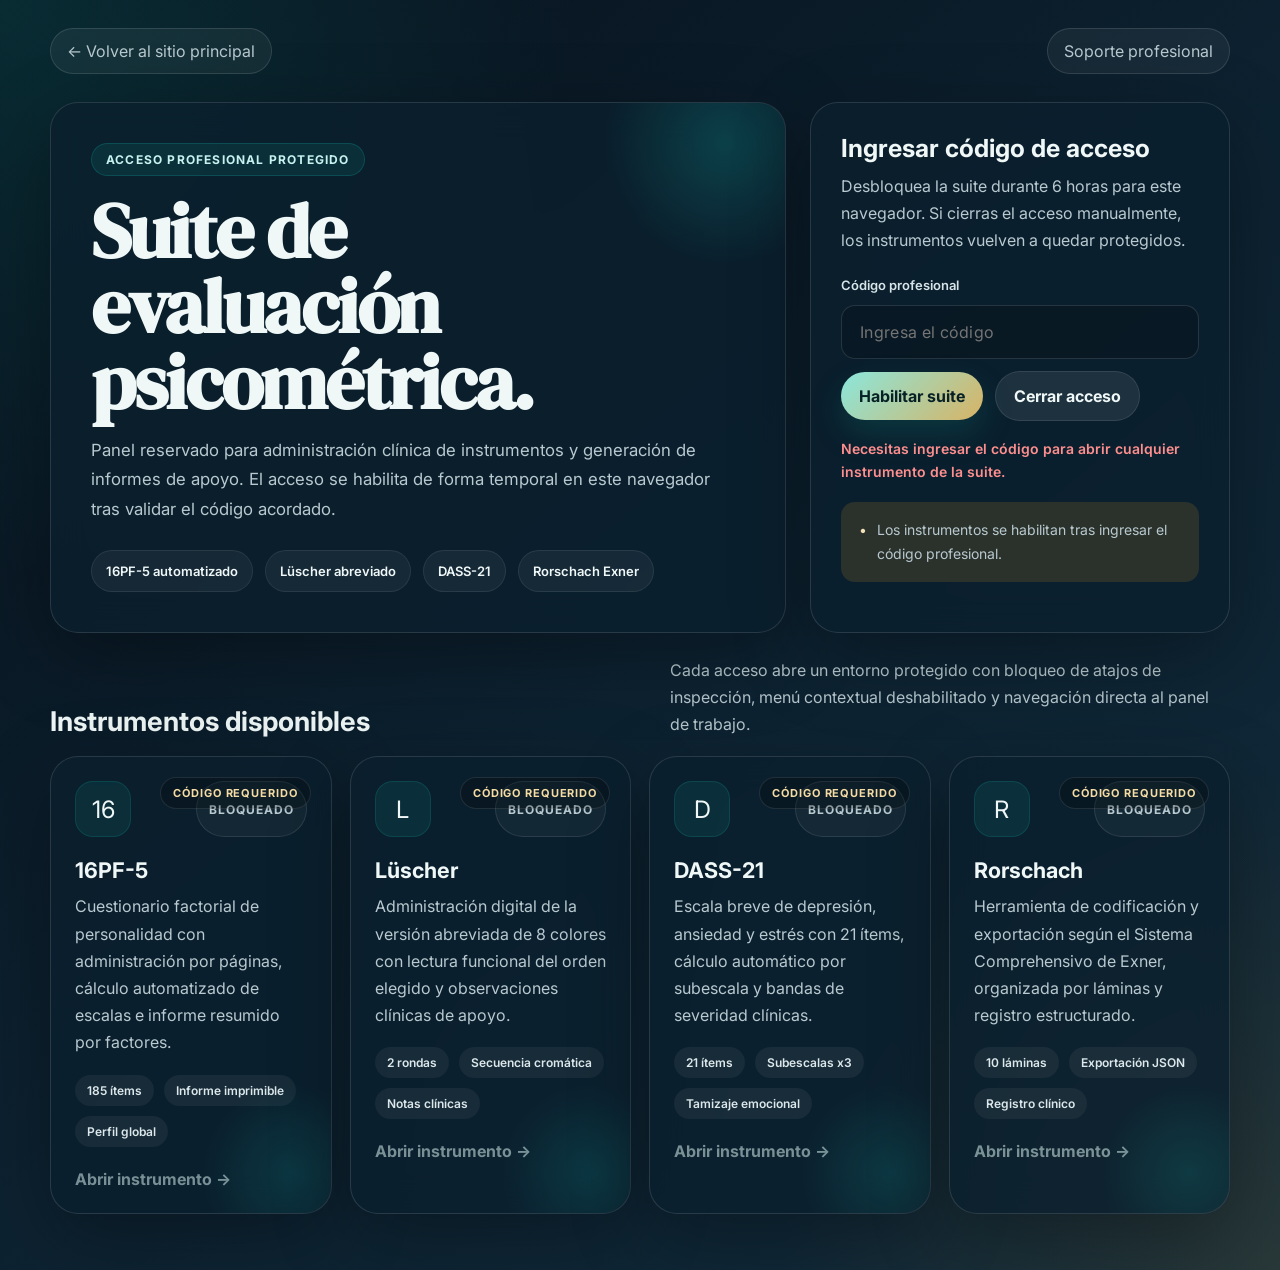
<file: tests/luscher/index.html>
<!DOCTYPE html>
<html lang="es">
<head>
<meta charset="UTF-8">
<meta name="viewport" content="width=device-width, initial-scale=1.0">
<meta name="robots" content="noindex, nofollow">
<title>Test de Lüscher — Versión Abreviada (8 Colores)</title>
<meta name="description" content="Herramienta profesional para la administración digital del Test de los Colores de Lüscher (versión abreviada de 8 colores)">
<style>
@import url('https://fonts.googleapis.com/css2?family=Inter:wght@300;400;500;600;700;800&display=swap');

*, *::before, *::after { margin: 0; padding: 0; box-sizing: border-box; }

:root {
  --bg-primary: #0a0a0f;
  --bg-secondary: #12121a;
  --bg-card: #1a1a28;
  --bg-elevated: #222236;
  --text-primary: #e8e8f0;
  --text-secondary: #9898b0;
  --text-muted: #6868808;
  --accent-primary: #6366f1;
  --accent-secondary: #818cf8;
  --accent-glow: rgba(99, 102, 241, 0.3);
  --border-subtle: rgba(255, 255, 255, 0.06);
  --border-light: rgba(255, 255, 255, 0.1);
  --success: #22c55e;
  --warning: #f59e0b;
  --danger: #ef4444;
  --radius-sm: 8px;
  --radius-md: 12px;
  --radius-lg: 16px;
  --radius-xl: 24px;
  --shadow-sm: 0 2px 8px rgba(0,0,0,0.3);
  --shadow-md: 0 4px 16px rgba(0,0,0,0.4);
  --shadow-lg: 0 8px 32px rgba(0,0,0,0.5);
  --transition: all 0.3s cubic-bezier(0.4, 0, 0.2, 1);
}

body {
  font-family: 'Inter', -apple-system, BlinkMacSystemFont, sans-serif;
  background: var(--bg-primary);
  color: var(--text-primary);
  min-height: 100vh;
  overflow-x: hidden;
}

body::before {
  content: '';
  position: fixed;
  top: 0; left: 0; right: 0; bottom: 0;
  background: radial-gradient(ellipse at 20% 0%, rgba(99, 102, 241, 0.08) 0%, transparent 50%),
              radial-gradient(ellipse at 80% 100%, rgba(139, 92, 246, 0.06) 0%, transparent 50%);
  pointer-events: none;
  z-index: 0;
}

.container {
  max-width: 960px;
  margin: 0 auto;
  padding: 24px;
  position: relative;
  z-index: 1;
}

/* Header */
.header {
  text-align: center;
  padding: 48px 24px 32px;
  animation: fadeInDown 0.8s ease;
}

.header .badge {
  display: inline-flex;
  align-items: center;
  gap: 6px;
  padding: 6px 16px;
  background: rgba(99, 102, 241, 0.15);
  border: 1px solid rgba(99, 102, 241, 0.3);
  border-radius: 20px;
  font-size: 12px;
  font-weight: 600;
  color: var(--accent-secondary);
  text-transform: uppercase;
  letter-spacing: 1.5px;
  margin-bottom: 16px;
}

.header h1 {
  font-size: 2.4em;
  font-weight: 800;
  background: linear-gradient(135deg, #fff 0%, #a5b4fc 50%, #818cf8 100%);
  -webkit-background-clip: text;
  -webkit-text-fill-color: transparent;
  background-clip: text;
  line-height: 1.2;
  margin-bottom: 8px;
}

.header p {
  font-size: 1em;
  color: var(--text-secondary);
  font-weight: 400;
}

/* Sections / Cards */
.card {
  background: var(--bg-card);
  border: 1px solid var(--border-subtle);
  border-radius: var(--radius-lg);
  padding: 32px;
  margin-bottom: 24px;
  animation: fadeInUp 0.6s ease forwards;
  opacity: 0;
}

.card.visible { opacity: 1; }

.card-title {
  font-size: 1.2em;
  font-weight: 700;
  margin-bottom: 20px;
  display: flex;
  align-items: center;
  gap: 10px;
}

.card-title .icon {
  width: 36px;
  height: 36px;
  border-radius: var(--radius-sm);
  display: flex;
  align-items: center;
  justify-content: center;
  font-size: 18px;
  background: rgba(99, 102, 241, 0.15);
}

/* Form */
.form-grid {
  display: grid;
  grid-template-columns: 1fr 1fr;
  gap: 16px;
}

.form-group {
  display: flex;
  flex-direction: column;
  gap: 6px;
}

.form-group.full-width { grid-column: 1 / -1; }

.form-group label {
  font-size: 13px;
  font-weight: 500;
  color: var(--text-secondary);
}

.form-group input, .form-group select, .form-group textarea {
  padding: 10px 14px;
  background: var(--bg-elevated);
  border: 1px solid var(--border-light);
  border-radius: var(--radius-sm);
  color: var(--text-primary);
  font-family: inherit;
  font-size: 14px;
  transition: var(--transition);
}

.form-group input:focus, .form-group select:focus, .form-group textarea:focus {
  outline: none;
  border-color: var(--accent-primary);
  box-shadow: 0 0 0 3px var(--accent-glow);
}

/* Buttons */
.btn {
  display: inline-flex;
  align-items: center;
  justify-content: center;
  gap: 8px;
  padding: 12px 28px;
  border: none;
  border-radius: var(--radius-sm);
  font-family: inherit;
  font-size: 14px;
  font-weight: 600;
  cursor: pointer;
  transition: var(--transition);
}

.btn-primary {
  background: linear-gradient(135deg, var(--accent-primary), #7c3aed);
  color: white;
  box-shadow: 0 4px 16px var(--accent-glow);
}

.btn-primary:hover {
  transform: translateY(-2px);
  box-shadow: 0 6px 24px var(--accent-glow);
}

.btn-secondary {
  background: var(--bg-elevated);
  color: var(--text-primary);
  border: 1px solid var(--border-light);
}

.btn-secondary:hover {
  background: var(--bg-card);
  border-color: var(--accent-primary);
}

.btn-group {
  display: flex;
  gap: 12px;
  justify-content: center;
  flex-wrap: wrap;
}

/* Color Cards Area */
.test-area {
  min-height: 200px;
  padding: 20px;
}

.round-info {
  text-align: center;
  margin-bottom: 24px;
}

.round-info h3 {
  font-size: 1.1em;
  color: var(--accent-secondary);
  margin-bottom: 4px;
}

.round-info p {
  font-size: 0.9em;
  color: var(--text-secondary);
}

.instruction-text {
  text-align: center;
  padding: 16px;
  background: rgba(99, 102, 241, 0.08);
  border: 1px solid rgba(99, 102, 241, 0.15);
  border-radius: var(--radius-md);
  margin-bottom: 24px;
  font-size: 0.95em;
  color: var(--text-secondary);
  line-height: 1.6;
}

.colors-pool {
  display: flex;
  flex-wrap: wrap;
  gap: 16px;
  justify-content: center;
  margin-bottom: 32px;
  min-height: 130px;
  padding: 16px;
  border: 2px dashed var(--border-light);
  border-radius: var(--radius-lg);
  transition: var(--transition);
}

.colors-pool.drag-over {
  border-color: var(--accent-primary);
  background: rgba(99, 102, 241, 0.05);
}

.color-card {
  width: 100px;
  height: 120px;
  border-radius: var(--radius-md);
  cursor: grab;
  transition: all 0.3s ease;
  position: relative;
  box-shadow: var(--shadow-md);
  border: 3px solid transparent;
}

.color-card:hover {
  transform: scale(1.08) translateY(-4px);
  box-shadow: var(--shadow-lg);
}

.color-card:active {
  cursor: grabbing;
  transform: scale(0.95);
}

.color-card.dragging {
  opacity: 0.5;
  transform: scale(0.9);
}

.color-card .color-label {
  position: absolute;
  bottom: 0;
  left: 0;
  right: 0;
  padding: 6px;
  text-align: center;
  font-size: 11px;
  font-weight: 600;
  background: rgba(0,0,0,0.6);
  backdrop-filter: blur(4px);
  border-radius: 0 0 9px 9px;
  color: #fff;
  letter-spacing: 0.5px;
}

.selected-order {
  display: flex;
  gap: 8px;
  justify-content: center;
  flex-wrap: wrap;
  padding: 16px;
  min-height: 80px;
  background: var(--bg-elevated);
  border-radius: var(--radius-lg);
  border: 2px solid var(--border-light);
  margin-bottom: 16px;
}

.selected-order.drag-over {
  border-color: var(--accent-primary);
  background: rgba(99, 102, 241, 0.05);
}

.order-slot {
  width: 60px;
  height: 70px;
  border-radius: var(--radius-sm);
  display: flex;
  flex-direction: column;
  align-items: center;
  justify-content: center;
  font-size: 11px;
  font-weight: 600;
  color: var(--text-muted);
  border: 2px dashed var(--border-light);
  position: relative;
}

.order-slot .position-label {
  position: absolute;
  top: -10px;
  font-size: 10px;
  color: var(--text-secondary);
  background: var(--bg-elevated);
  padding: 0 4px;
}

.order-slot.filled {
  border: none;
  cursor: pointer;
}

.order-slot.filled:hover {
  opacity: 0.8;
}

.order-labels {
  display: flex;
  gap: 8px;
  justify-content: center;
  margin-bottom: 8px;
}

.order-labels span {
  width: 60px;
  text-align: center;
  font-size: 10px;
  font-weight: 600;
  padding: 3px 0;
  border-radius: 4px;
}

.order-labels .pref { background: rgba(34, 197, 94, 0.15); color: #22c55e; }
.order-labels .actual { background: rgba(59, 130, 246, 0.15); color: #3b82f6; }
.order-labels .latent { background: rgba(245, 158, 11, 0.15); color: #f59e0b; }
.order-labels .reject { background: rgba(239, 68, 68, 0.15); color: #ef4444; }

/* Progress */
.progress-bar {
  width: 100%;
  height: 4px;
  background: var(--bg-elevated);
  border-radius: 2px;
  margin: 16px 0;
  overflow: hidden;
}

.progress-bar .fill {
  height: 100%;
  background: linear-gradient(90deg, var(--accent-primary), #7c3aed);
  border-radius: 2px;
  transition: width 0.5s ease;
}

/* Results */
.result-section {
  margin-bottom: 24px;
}

.result-section h3 {
  font-size: 1.05em;
  font-weight: 700;
  margin-bottom: 12px;
  padding-bottom: 8px;
  border-bottom: 1px solid var(--border-subtle);
  color: var(--accent-secondary);
}

.sequence-display {
  display: flex;
  gap: 6px;
  justify-content: center;
  margin-bottom: 16px;
  flex-wrap: wrap;
}

.seq-item {
  width: 50px;
  height: 50px;
  border-radius: var(--radius-sm);
  display: flex;
  align-items: center;
  justify-content: center;
  font-size: 10px;
  font-weight: 700;
  color: #fff;
  position: relative;
  box-shadow: var(--shadow-sm);
}

.seq-item .pos-marker {
  position: absolute;
  top: -8px;
  right: -4px;
  background: var(--bg-card);
  color: var(--text-primary);
  font-size: 9px;
  padding: 1px 5px;
  border-radius: 8px;
  border: 1px solid var(--border-light);
}

.interpretation-grid {
  display: grid;
  gap: 12px;
}

.interp-row {
  display: flex;
  gap: 12px;
  padding: 14px;
  background: var(--bg-elevated);
  border-radius: var(--radius-sm);
  border-left: 4px solid;
  align-items: flex-start;
}

.interp-row .position-name {
  font-size: 12px;
  font-weight: 700;
  min-width: 120px;
  text-transform: uppercase;
  letter-spacing: 0.5px;
}

.interp-row .colors-pair {
  display: flex;
  gap: 4px;
  min-width: 50px;
}

.interp-row .color-dot {
  width: 20px;
  height: 20px;
  border-radius: 50%;
  border: 2px solid rgba(255,255,255,0.2);
}

.interp-row .interp-text {
  font-size: 13px;
  color: var(--text-secondary);
  line-height: 1.5;
  flex: 1;
}

.conflict-alert {
  padding: 14px 18px;
  background: rgba(239, 68, 68, 0.1);
  border: 1px solid rgba(239, 68, 68, 0.25);
  border-radius: var(--radius-sm);
  margin-top: 12px;
  display: flex;
  align-items: flex-start;
  gap: 10px;
}

.conflict-alert .alert-icon { font-size: 18px; }
.conflict-alert .alert-text { font-size: 13px; color: #fca5a5; line-height: 1.5; }

.no-conflict {
  padding: 14px 18px;
  background: rgba(34, 197, 94, 0.1);
  border: 1px solid rgba(34, 197, 94, 0.25);
  border-radius: var(--radius-sm);
  margin-top: 12px;
  font-size: 13px;
  color: #86efac;
}

/* Patient info in report */
.patient-info-report {
  display: grid;
  grid-template-columns: 1fr 1fr;
  gap: 8px;
  padding: 16px;
  background: var(--bg-elevated);
  border-radius: var(--radius-sm);
  margin-bottom: 20px;
}

.patient-info-report .info-item {
  font-size: 13px;
}

.patient-info-report .info-item span {
  color: var(--text-secondary);
}

.patient-info-report .info-item strong {
  color: var(--text-primary);
}

/* Stepper */
.stepper {
  display: flex;
  justify-content: center;
  gap: 0;
  margin-bottom: 32px;
}

.step {
  display: flex;
  align-items: center;
  gap: 0;
}

.step-dot {
  width: 32px;
  height: 32px;
  border-radius: 50%;
  display: flex;
  align-items: center;
  justify-content: center;
  font-size: 13px;
  font-weight: 700;
  background: var(--bg-elevated);
  border: 2px solid var(--border-light);
  color: var(--text-muted);
  transition: var(--transition);
}

.step.active .step-dot {
  background: var(--accent-primary);
  border-color: var(--accent-primary);
  color: #fff;
  box-shadow: 0 0 16px var(--accent-glow);
}

.step.done .step-dot {
  background: var(--success);
  border-color: var(--success);
  color: #fff;
}

.step-line {
  width: 60px;
  height: 2px;
  background: var(--border-light);
  transition: var(--transition);
}

.step.done + .step .step-line,
.step.done .step-line {
  background: var(--success);
}

/* Animations */
@keyframes fadeInDown {
  from { opacity: 0; transform: translateY(-20px); }
  to { opacity: 1; transform: translateY(0); }
}

@keyframes fadeInUp {
  from { opacity: 0; transform: translateY(20px); }
  to { opacity: 1; transform: translateY(0); }
}

@keyframes pulse {
  0%, 100% { box-shadow: 0 0 0 0 var(--accent-glow); }
  50% { box-shadow: 0 0 0 8px transparent; }
}

.hidden { display: none !important; }

/* Print styles */
@media print {
  body { background: #fff; color: #000; }
  body::before { display: none; }
  .card { background: #fff; border: 1px solid #ddd; box-shadow: none; }
  .no-print { display: none !important; }
  .interp-row { background: #f5f5f5; }
  .patient-info-report { background: #f5f5f5; }
  .seq-item .pos-marker { background: #fff; border-color: #ccc; color: #000; }
  .header h1 { -webkit-text-fill-color: #333; background: none; }
  .header p, .card-title, .result-section h3 { color: #333; }
  .interp-row .interp-text, .interp-row .position-name { color: #333; }
  .conflict-alert { background: #fff3f3; border-color: #f88; }
  .conflict-alert .alert-text { color: #c00; }
}

@media (max-width: 600px) {
  .form-grid { grid-template-columns: 1fr; }
  .color-card { width: 70px; height: 85px; }
  .header h1 { font-size: 1.8em; }
  .container { padding: 12px; }
  .card { padding: 20px; }
  .patient-info-report { grid-template-columns: 1fr; }
}
</style>
</head>
<body>

<div class="container">
  <!-- Header -->
  <div class="header">
    <div class="badge">🎨 Herramienta Profesional</div>
    <h1>Test de Lüscher</h1>
    <p>Versión Abreviada — 8 Colores | Max Lüscher (1947)</p>
  </div>

  <!-- Stepper -->
  <div class="stepper no-print" id="stepper">
    <div class="step active" data-step="0">
      <div class="step-dot">1</div>
    </div>
    <div class="step" data-step="1">
      <div class="step-line"></div>
      <div class="step-dot">2</div>
    </div>
    <div class="step" data-step="2">
      <div class="step-line"></div>
      <div class="step-dot">3</div>
    </div>
    <div class="step" data-step="3">
      <div class="step-line"></div>
      <div class="step-dot">4</div>
    </div>
  </div>

  <!-- STEP 0: Patient Info -->
  <div class="card visible" id="step-patient">
    <div class="card-title">
      <div class="icon">📋</div>
      Datos del Evaluado
    </div>
    <div class="form-grid">
      <div class="form-group">
        <label for="patientName">Nombre completo</label>
        <input type="text" id="patientName" placeholder="Ingrese nombre">
      </div>
      <div class="form-group">
        <label for="patientAge">Edad</label>
        <input type="number" id="patientAge" placeholder="Años" min="5" max="120">
      </div>
      <div class="form-group">
        <label for="patientSex">Sexo</label>
        <select id="patientSex">
          <option value="">Seleccionar</option>
          <option value="Masculino">Masculino</option>
          <option value="Femenino">Femenino</option>
          <option value="Otro">Otro</option>
        </select>
      </div>
      <div class="form-group">
        <label for="patientDate">Fecha de aplicación</label>
        <input type="date" id="patientDate">
      </div>
      <div class="form-group">
        <label for="evaluator">Evaluador</label>
        <input type="text" id="evaluator" placeholder="Nombre del psicólogo">
      </div>
      <div class="form-group">
        <label for="motive">Motivo de evaluación</label>
        <input type="text" id="motive" placeholder="Clínico / Laboral / Otro">
      </div>
      <div class="form-group full-width">
        <label for="observations">Observaciones</label>
        <textarea id="observations" rows="2" placeholder="Observaciones conductuales durante la aplicación..."></textarea>
      </div>
    </div>
    <div style="text-align:center; margin-top:20px;">
      <button class="btn btn-primary" onclick="startTest()">Iniciar Test →</button>
    </div>
  </div>

  <!-- STEP 1: Round 1 -->
  <div class="card hidden" id="step-round1">
    <div class="card-title">
      <div class="icon">1️⃣</div>
      Primera Selección
    </div>
    <div class="instruction-text">
      <strong>Instrucción al evaluado:</strong> "Observe estos colores. Sin pensar en si le gustan en su ropa, decoración o por alguna asociación. 
      Simplemente elija el color que <em>más le atrae</em> en este momento. Haga clic en él."
    </div>
    <div class="round-info">
      <h3>Seleccione los colores en orden de preferencia</h3>
      <p>Del que más le atrae al que menos — Quedan: <strong id="remaining1">8</strong></p>
    </div>
    <div class="progress-bar"><div class="fill" id="progress1" style="width:0%"></div></div>
    <div class="order-labels" id="labels1">
      <span class="pref">++</span><span class="pref">++</span>
      <span class="actual">××</span><span class="actual">××</span>
      <span class="latent">==</span><span class="latent">==</span>
      <span class="reject">− −</span><span class="reject">− −</span>
    </div>
    <div class="selected-order" id="selected1"></div>
    <div class="colors-pool" id="pool1"></div>
    <div style="text-align:center;">
      <button class="btn btn-secondary" id="undo1" onclick="undoSelection(1)" disabled>↩ Deshacer último</button>
    </div>
  </div>

  <!-- STEP 2: Round 2 -->
  <div class="card hidden" id="step-round2">
    <div class="card-title">
      <div class="icon">2️⃣</div>
      Segunda Selección
    </div>
    <div class="instruction-text">
      <strong>Instrucción:</strong> "Ahora vamos a repetir el mismo procedimiento. Vuelva a elegir los colores en el orden que <em>más le atraigan</em> en este momento. 
      No intente recordar el orden anterior."
    </div>
    <div class="round-info">
      <h3>Repita la selección en orden de preferencia</h3>
      <p>Del que más le atrae al que menos — Quedan: <strong id="remaining2">8</strong></p>
    </div>
    <div class="progress-bar"><div class="fill" id="progress2" style="width:0%"></div></div>
    <div class="order-labels" id="labels2">
      <span class="pref">++</span><span class="pref">++</span>
      <span class="actual">××</span><span class="actual">××</span>
      <span class="latent">==</span><span class="latent">==</span>
      <span class="reject">− −</span><span class="reject">− −</span>
    </div>
    <div class="selected-order" id="selected2"></div>
    <div class="colors-pool" id="pool2"></div>
    <div style="text-align:center;">
      <button class="btn btn-secondary" id="undo2" onclick="undoSelection(2)" disabled>↩ Deshacer último</button>
    </div>
  </div>

  <!-- STEP 3: Results -->
  <div class="card hidden" id="step-results">
    <div class="card-title">
      <div class="icon">📊</div>
      Informe de Resultados
    </div>

    <div class="patient-info-report" id="reportPatientInfo"></div>

    <!-- Sequences -->
    <div class="result-section">
      <h3>📋 Secuencias de Selección</h3>
      <p style="font-size:13px; color:var(--text-secondary); margin-bottom:12px;"><strong>1ª Selección:</strong></p>
      <div class="sequence-display" id="seq1Display"></div>
      <p style="font-size:13px; color:var(--text-secondary); margin-bottom:12px;"><strong>2ª Selección:</strong></p>
      <div class="sequence-display" id="seq2Display"></div>
    </div>

    <!-- Functional Positions -->
    <div class="result-section">
      <h3>🔍 Análisis por Posiciones Funcionales</h3>
      <div class="interpretation-grid" id="positionAnalysis"></div>
    </div>

    <!-- Conflict Detection -->
    <div class="result-section">
      <h3>⚠️ Indicadores de Conflicto</h3>
      <div id="conflictAnalysis"></div>
    </div>

    <!-- Consistency -->
    <div class="result-section">
      <h3>🔄 Consistencia entre Selecciones</h3>
      <div id="consistencyAnalysis"></div>
    </div>

    <!-- Pair Analysis -->
    <div class="result-section">
      <h3>🔗 Análisis de Parejas</h3>
      <div class="interpretation-grid" id="pairAnalysis"></div>
    </div>

    <!-- Clinical Notes -->
    <div class="result-section">
      <h3>📝 Observaciones Clínicas</h3>
      <div id="clinicalNotes"></div>
    </div>

    <!-- Botones de acción ocultos al evaluado -->
    <div class="btn-group no-print" style="margin-top:24px;display:none;">
    </div>
  </div>

  <!-- Footer -->
  <div style="text-align:center; padding:24px; color:var(--text-muted); font-size:12px;" class="no-print">
    <p>Herramienta clínica de apoyo profesional — Test de Lüscher (Versión Abreviada)</p>
    <p>Los resultados deben ser interpretados por un profesional cualificado dentro de un contexto clínico integral.</p>
  </div>
</div>

<script src="../assets/suite-access.js" data-suite-guard="true" data-suite-home="../" data-landing-href="../../index.html"></script>
<script src="../assets/integrations-config.js?v=20260409c"></script>
<script src="../assets/test-persistence.js?v=20260409c"></script>
<script src="../assets/test-finish-guard.js"></script>
<script>
// ==================== COLOR DATA ====================
const COLORS = [
  { id: 0, name: 'Gris',     hex: '#969696', type: 'auxiliar', symbol: '0' },
  { id: 1, name: 'Azul',     hex: '#004B87', type: 'basico',  symbol: '1' },
  { id: 2, name: 'Verde',    hex: '#1A7A42', type: 'basico',  symbol: '2' },
  { id: 3, name: 'Rojo',     hex: '#C62828', type: 'basico',  symbol: '3' },
  { id: 4, name: 'Amarillo', hex: '#F2B705', type: 'basico',  symbol: '4' },
  { id: 5, name: 'Violeta',  hex: '#7B2D8E', type: 'auxiliar', symbol: '5' },
  { id: 6, name: 'Marrón',   hex: '#8B5E3C', type: 'auxiliar', symbol: '6' },
  { id: 7, name: 'Negro',    hex: '#1a1a1a', type: 'auxiliar', symbol: '7' },
];

// ==================== COLOR MEANINGS ====================
const COLOR_MEANINGS = {
  0: { // Gris
    name: 'Gris',
    need: 'Neutralidad / No compromiso',
    pref: 'Deseo de aislarse, no implicarse, poner una barrera entre sí mismo y el entorno.',
    reject: 'Deseo de participar, implicarse en todo, no desea quedar excluido.'
  },
  1: { // Azul
    name: 'Azul',
    need: 'Necesidad de afecto, paz y vínculos',
    pref: 'Busca tranquilidad, armonía, relación afectiva profunda y estabilidad emocional.',
    reject: 'Las relaciones afectivas actuales son insatisfactorias o generan inquietud. Rechaza la dependencia emocional.'
  },
  2: { // Verde
    name: 'Verde',
    need: 'Autoafirmación y control del yo',
    pref: 'Necesidad de autoafirmación, perseverancia, resistencia, deseo de prestigio y control sobre el entorno.',
    reject: 'Dificultad para autoafirmarse, sentimientos de impotencia o debilidad del yo ante las exigencias del medio.'
  },
  3: { // Rojo
    name: 'Rojo',
    need: 'Fuerza vital, acción y éxito',
    pref: 'Deseo de actividad, experiencias intensas, conquista, éxito, competencia y fuerza de voluntad.',
    reject: 'Se siente sobre-estimulado, agotado, irritable. Evita la excitación por falta de fuerzas o temor a perder el control.'
  },
  4: { // Amarillo
    name: 'Amarillo',
    need: 'Proyección, esperanza y apertura',
    pref: 'Busca alivio del estrés, deseo de cambio, apertura a nuevas posibilidades, optimismo y perspectivas de futuro.',
    reject: 'Desilusión, desconfianza ante el futuro, sentimiento de que las esperanzas se han frustrado. Actitud defensiva o vigilante.'
  },
  5: { // Violeta
    name: 'Violeta',
    need: 'Identificación intuitiva / Encantamiento',
    pref: 'Necesidad de fascinar, de ser admirado. Sensibilidad, inmadurez emocional o deseo de una relación mágica.',
    reject: 'Capacidad de compromiso emocional auténtico, madurez en las relaciones interpersonales, control racional.'
  },
  6: { // Marrón
    name: 'Marrón',
    need: 'Bienestar físico y sensorial',
    pref: 'Necesidad de comodidad física, bienestar corporal, seguridad material. Posible inseguridad o carencia.',
    reject: 'Poca preocupación por el confort, renuncia a satisfacciones corporales, posible indiferencia hacia la propia salud.'
  },
  7: { // Negro
    name: 'Negro',
    need: 'Negación, protesta o renuncia',
    pref: 'Protesta contra la situación actual, rechazo activo o actitud de renuncia extrema, deseo de controlar a través de la negación.',
    reject: 'Renuncia a la renuncia: no desea privarse de nada, necesidad de que todo sea como desea, exigente.'
  }
};

// ==================== PAIR INTERPRETATIONS ====================
const PAIR_INTERPRETATIONS = {
  // Preferencias (posiciones 1-2)
  '1-2': 'Busca armonía emocional a través de la autoafirmación. Necesita relaciones estables donde pueda mantener el control.',
  '1-3': 'Desea actividad armoniosa. Busca logros a través de la cooperación afectiva.',
  '1-4': 'Necesita paz interior y apertura a nuevas experiencias. Optimismo afectivo.',
  '2-1': 'Autoafirmación buscada a través de vínculos seguros. Control emocional.',
  '2-3': 'Ambicioso y determinado. Busca reconocimiento a través de logros activos.',
  '2-4': 'Desea reconocimiento y apertura. Necesita que los demás valoren su posición.',
  '3-1': 'Actividad dirigida hacia relaciones significativas. Pasión emocional.',
  '3-2': 'Empuje hacia la autoafirmación activa. Voluntad firme y competitiva.',
  '3-4': 'Actividad expansiva y optimista. Búsqueda entusiasta de nuevas experiencias.',
  '4-1': 'Esperanza proyectada en vínculos afectivos. Busca relaciones que ofrezcan alivio.',
  '4-2': 'Optimismo combinado con autocontrol. Planifica cambios de forma metódica.',
  '4-3': 'Búsqueda activa de novedad y estímulo. Impulsividad orientada al cambio.',
  // Rechazos (posiciones 7-8)
  '1-0': 'Angustia existencial: rechaza tanto los vínculos profundos como el compromiso.',
  '7-1': 'Renuncia a las relaciones afectivas. Aislamiento como protesta o defensa.',
  '7-2': 'Rebeldía contra las normas y la autoexigencia. Actitud de desafío.',
  '7-3': 'Agotamiento vital. La energía está dirigida hacia la negación o la protesta.',
  '0-1': 'Indiferencia afectiva. Bloqueo emocional como mecanismo de defensa.',
  '0-7': 'Neutralidad extrema. Intenta no dejarse afectar por nada.',
  // Generic fallback pairs
  '5-1': 'Sensibilidad dirigida hacia los vínculos. Necesidad de relaciones idealizadas.',
  '5-3': 'Deseo de fascinar a través de la acción. Búsqueda de impacto emocional.',
  '6-1': 'Necesidad de seguridad afectiva y bienestar material.',
  '6-7': 'Bienestar físico amenazado por situación percibida como negativa.',
  '0-3': 'Evitación del estímulo y la excitación. Necesidad de descanso.',
};

// ==================== STATE ====================
let selections = { 1: [], 2: [] };
let currentRound = 1;
let currentStep = 0;
const cloudSessionId = window.PsychPersistence ? window.PsychPersistence.getSessionId('luscher') : null;

// ==================== INITIALIZATION ====================
function init() {
  document.getElementById('patientDate').valueAsDate = new Date();
  renderColorPool(1);
  renderColorPool(2);
}

function shuffleArray(arr) {
  const a = [...arr];
  for (let i = a.length - 1; i > 0; i--) {
    const j = Math.floor(Math.random() * (i + 1));
    [a[i], a[j]] = [a[j], a[i]];
  }
  return a;
}

function renderColorPool(round) {
  const pool = document.getElementById(`pool${round}`);
  pool.innerHTML = '';
  const shuffled = shuffleArray(COLORS);
  const alreadySelected = selections[round].map(s => s.id);

  shuffled.forEach(color => {
    if (alreadySelected.includes(color.id)) return;
    const card = document.createElement('div');
    card.className = 'color-card';
    card.style.background = color.hex;
    card.dataset.colorId = color.id;
    card.innerHTML = `<span class="color-label">${color.name}</span>`;
    card.addEventListener('click', () => selectColor(round, color));
    card.style.animation = 'fadeInUp 0.4s ease forwards';
    pool.appendChild(card);
  });
}

function selectColor(round, color) {
  selections[round].push(color);
  updateSelectionDisplay(round);
  renderColorPool(round);

  const remaining = 8 - selections[round].length;
  document.getElementById(`remaining${round}`).textContent = remaining;
  document.getElementById(`progress${round}`).style.width = `${(selections[round].length / 8) * 100}%`;
  document.getElementById(`undo${round}`).disabled = selections[round].length === 0;

  if (selections[round].length === 8) {
    setTimeout(() => {
      if (round === 1) {
        goToStep(2);
      } else {
        generateResults();
        goToStep(3);
      }
    }, 600);
  }
}

function undoSelection(round) {
  if (selections[round].length === 0) return;
  selections[round].pop();
  updateSelectionDisplay(round);
  renderColorPool(round);

  const remaining = 8 - selections[round].length;
  document.getElementById(`remaining${round}`).textContent = remaining;
  document.getElementById(`progress${round}`).style.width = `${(selections[round].length / 8) * 100}%`;
  document.getElementById(`undo${round}`).disabled = selections[round].length === 0;
}

function updateSelectionDisplay(round) {
  const container = document.getElementById(`selected${round}`);
  container.innerHTML = '';

  for (let i = 0; i < 8; i++) {
    const slot = document.createElement('div');
    slot.className = 'order-slot' + (i < selections[round].length ? ' filled' : '');

    if (i < selections[round].length) {
      const c = selections[round][i];
      slot.style.background = c.hex;
      slot.innerHTML = `<span style="color:#fff; font-size:10px; font-weight:700; text-shadow:0 1px 3px rgba(0,0,0,0.5);">${c.symbol}</span>`;
      slot.title = `Posición ${i + 1}: ${c.name}`;
      slot.addEventListener('click', () => {
        // Remove this and all after
        selections[round] = selections[round].slice(0, i);
        updateSelectionDisplay(round);
        renderColorPool(round);
        const remaining = 8 - selections[round].length;
        document.getElementById(`remaining${round}`).textContent = remaining;
        document.getElementById(`progress${round}`).style.width = `${(selections[round].length / 8) * 100}%`;
        document.getElementById(`undo${round}`).disabled = selections[round].length === 0;
      });
    } else {
      slot.innerHTML = `<span class="position-label">${i + 1}°</span>`;
    }

    container.appendChild(slot);
  }
}

// ==================== NAVIGATION ====================
function goToStep(step) {
  const steps = ['step-patient', 'step-round1', 'step-round2', 'step-results'];
  steps.forEach((s, i) => {
    const el = document.getElementById(s);
    if (i === step) {
      el.classList.remove('hidden');
      el.classList.add('visible');
    } else {
      el.classList.add('hidden');
    }
  });

  // Update stepper
  document.querySelectorAll('.stepper .step').forEach((s, i) => {
    s.classList.remove('active', 'done');
    if (i < step) s.classList.add('done');
    if (i === step) s.classList.add('active');
  });

  currentStep = step;
  window.scrollTo({ top: 0, behavior: 'smooth' });
}

function startTest() {
  const name = document.getElementById('patientName').value.trim();
  if (!name) {
    alert('Por favor, ingrese el nombre del evaluado.');
    return;
  }
  goToStep(1);
}

// ==================== RESULTS GENERATION ====================
function generateResults() {
  const seq = selections[2]; // Use second selection as primary (per protocol)
  const seq1 = selections[1];

  // Patient info
  renderPatientReport();

  // Sequence displays
  renderSequenceDisplay('seq1Display', seq1);
  renderSequenceDisplay('seq2Display', seq);

  // Position analysis (based on 2nd selection)
  renderPositionAnalysis(seq);

  // Conflict detection
  renderConflictAnalysis(seq);

  // Consistency
  renderConsistencyAnalysis(seq1, seq);

  // Pair analysis
  renderPairAnalysis(seq);

  // Clinical notes
  renderClinicalNotes(seq, seq1);

  // Capturar HTML del informe ANTES de ocultar al evaluado
  let reportHtml = '';
  if (window.TestFinishGuard) {
    reportHtml = window.TestFinishGuard.seal('step-results');
  }

  persistLuscherResults(seq1, seq, reportHtml);
}

function persistLuscherResults(seq1, seq2, reportHtml) {
  if (!window.PsychPersistence) return;

  const patient = {
    name: document.getElementById('patientName').value.trim(),
    age: document.getElementById('patientAge').value,
    sex: document.getElementById('patientSex').value,
    date: document.getElementById('patientDate').value,
    evaluator: document.getElementById('evaluator').value.trim(),
    motive: document.getElementById('motive').value.trim(),
    observations: document.getElementById('observations').value.trim()
  };

  const summary = (document.getElementById('clinicalNotes').innerText || '').trim().slice(0, 800);

  window.PsychPersistence.saveRecord({
    sessionId: cloudSessionId,
    testCode: 'luscher',
    patient: patient,
    summary: summary,
    reportHtml: reportHtml || '',
    rawData: {
      firstSelection: seq1.map((color) => ({ id: color.id, name: color.name, symbol: color.symbol })),
      secondSelection: seq2.map((color) => ({ id: color.id, name: color.name, symbol: color.symbol }))
    },
    resultData: {
      preferenceOrder: seq2.map((color) => color.id),
      clinicalNotes: document.getElementById('clinicalNotes').innerText || '',
      conflictAnalysis: document.getElementById('conflictAnalysis').innerText || '',
      consistencyAnalysis: document.getElementById('consistencyAnalysis').innerText || ''
    }
  }).catch(function (error) {
    console.error('Luscher persistence error:', error);
    window.PsychPersistence.toast('No se pudo guardar el Test de Luscher en Supabase.', 'error');
  });
}

function renderPatientReport() {
  const container = document.getElementById('reportPatientInfo');
  const fields = [
    { label: 'Nombre', value: document.getElementById('patientName').value },
    { label: 'Edad', value: document.getElementById('patientAge').value + ' años' },
    { label: 'Sexo', value: document.getElementById('patientSex').value },
    { label: 'Fecha', value: document.getElementById('patientDate').value },
    { label: 'Evaluador', value: document.getElementById('evaluator').value || '—' },
    { label: 'Motivo', value: document.getElementById('motive').value || '—' },
  ];

  container.innerHTML = fields.map(f =>
    `<div class="info-item"><span>${f.label}: </span><strong>${f.value || '—'}</strong></div>`
  ).join('');
}

function renderSequenceDisplay(containerId, seq) {
  const container = document.getElementById(containerId);
  const posLabels = ['++', '++', '××', '××', '==', '==', '− −', '− −'];
  container.innerHTML = seq.map((c, i) =>
    `<div class="seq-item" style="background:${c.hex};" title="${c.name}">
      ${c.symbol}
      <span class="pos-marker">${posLabels[i]}</span>
    </div>`
  ).join('');
}

function renderPositionAnalysis(seq) {
  const container = document.getElementById('positionAnalysis');
  const groups = [
    { name: 'Preferencias (++)', indices: [0, 1], color: '#22c55e', desc: 'Objetivos y deseos — Lo que busca activamente' },
    { name: 'Situación Actual (××)', indices: [2, 3], color: '#3b82f6', desc: 'Estado presente — Cómo se siente ahora' },
    { name: 'Indiferencia (==)', indices: [4, 5], color: '#f59e0b', desc: 'Inclinaciones latentes — Necesidades reprimidas' },
    { name: 'Rechazos (− −)', indices: [6, 7], color: '#ef4444', desc: 'Ansiedades y conflictos — Lo que evita o teme' },
  ];

  container.innerHTML = groups.map(g => {
    const c1 = seq[g.indices[0]];
    const c2 = seq[g.indices[1]];
    const isPreference = g.indices[0] < 2;
    const isReject = g.indices[0] >= 6;

    let interpretation = '';
    if (isPreference) {
      interpretation = `<strong>${c1.name}:</strong> ${COLOR_MEANINGS[c1.id].pref}<br><strong>${c2.name}:</strong> ${COLOR_MEANINGS[c2.id].pref}`;
    } else if (isReject) {
      interpretation = `<strong>${c1.name}:</strong> ${COLOR_MEANINGS[c1.id].reject}<br><strong>${c2.name}:</strong> ${COLOR_MEANINGS[c2.id].reject}`;
    } else {
      const mid = g.indices[0] < 4 ? 'pref' : 'need';
      interpretation = `<strong>${c1.name}:</strong> ${COLOR_MEANINGS[c1.id].need}<br><strong>${c2.name}:</strong> ${COLOR_MEANINGS[c2.id].need}`;
    }

    return `<div class="interp-row" style="border-left-color:${g.color}">
      <div class="position-name" style="color:${g.color}">${g.name}<br><span style="font-weight:400; font-size:11px; color:var(--text-muted)">${g.desc}</span></div>
      <div class="colors-pair">
        <div class="color-dot" style="background:${c1.hex}" title="${c1.name}"></div>
        <div class="color-dot" style="background:${c2.hex}" title="${c2.name}"></div>
      </div>
      <div class="interp-text">${interpretation}</div>
    </div>`;
  }).join('');
}

function renderConflictAnalysis(seq) {
  const container = document.getElementById('conflictAnalysis');
  const conflicts = [];

  // Basic colors in rejection positions (7-8)
  const basicIds = [1, 2, 3, 4];
  for (let i = 6; i < 8; i++) {
    if (basicIds.includes(seq[i].id)) {
      conflicts.push({
        severity: 'high',
        text: `<strong>${seq[i].name}</strong> (color básico) en posición de rechazo (${i + 1}°): La necesidad fundamental que representa este color (${COLOR_MEANINGS[seq[i].id].need.toLowerCase()}) está frustrada, reprimida o genera ansiedad significativa.`
      });
    }
  }

  // Auxiliary colors in preference positions (1-2)
  const auxIds = [0, 5, 6, 7];
  for (let i = 0; i < 2; i++) {
    if (auxIds.includes(seq[i].id)) {
      conflicts.push({
        severity: 'medium',
        text: `<strong>${seq[i].name}</strong> (color auxiliar) en posición de preferencia (${i + 1}°): Indica un mecanismo compensatorio. El evaluado utiliza ${COLOR_MEANINGS[seq[i].id].need.toLowerCase()} como estrategia para afrontar tensiones o carencias.`
      });
    }
  }

  // Black or Gray in first positions
  if (seq[0].id === 7) {
    conflicts.push({
      severity: 'high',
      text: `<strong>Negro en primera posición:</strong> Indicador de protesta activa, rechazo intenso de la situación actual o actitud de renuncia extrema. Evaluar posible ansiedad severa o estados depresivos.`
    });
  }

  if (seq[0].id === 0) {
    conflicts.push({
      severity: 'medium',
      text: `<strong>Gris en primera posición:</strong> Deseo de aislamiento, no querer comprometerse con nada ni nadie. Posible bloqueo emocional o fatiga psicológica.`
    });
  }

  if (conflicts.length === 0) {
    container.innerHTML = `<div class="no-conflict">✅ No se detectan indicadores de conflicto significativos. Los colores básicos se encuentran en posiciones esperables.</div>`;
  } else {
    container.innerHTML = conflicts.map(c =>
      `<div class="conflict-alert">
        <span class="alert-icon">${c.severity === 'high' ? '🔴' : '🟡'}</span>
        <span class="alert-text">${c.text}</span>
      </div>`
    ).join('');
  }
}

function renderConsistencyAnalysis(seq1, seq2) {
  const container = document.getElementById('consistencyAnalysis');
  let differences = 0;
  const details = [];

  for (let i = 0; i < 8; i++) {
    const pos1 = seq1.findIndex(c => c.id === seq2[i].id);
    const diff = Math.abs(pos1 - i);
    if (diff > 0) differences += diff;

    if (diff >= 3) {
      details.push(`<strong>${seq2[i].name}</strong>: pasó de posición ${pos1 + 1}° a ${i + 1}° (cambio de ${diff} posiciones)`);
    }
  }

  const consistency = differences <= 4 ? 'Alta' : differences <= 8 ? 'Moderada' : 'Baja';
  const consistColor = differences <= 4 ? '#22c55e' : differences <= 8 ? '#f59e0b' : '#ef4444';

  let html = `<div class="interp-row" style="border-left-color:${consistColor}">
    <div class="position-name" style="color:${consistColor}">Consistencia: ${consistency}</div>
    <div class="interp-text">
      Índice de variación total: <strong>${differences}</strong> posiciones de cambio.
      ${differences <= 4
        ? 'Las dos selecciones son consistentes, lo que indica un estado emocional estable durante la evaluación.'
        : differences <= 8
          ? 'Se observa variación moderada entre selecciones, sugiriendo cierta ambivalencia o fluctuación emocional.'
          : 'Alta variabilidad entre selecciones. Puede indicar impulsividad, conflicto interno significativo o falta de compromiso con la tarea.'}
    </div>
  </div>`;

  if (details.length > 0) {
    html += `<div style="margin-top:8px; padding:12px; background:var(--bg-elevated); border-radius:var(--radius-sm); font-size:13px; color:var(--text-secondary);">
      <strong>Cambios significativos (≥3 posiciones):</strong><br>${details.join('<br>')}
    </div>`;
  }

  container.innerHTML = html;
}

function renderPairAnalysis(seq) {
  const container = document.getElementById('pairAnalysis');
  const pairs = [
    { label: 'Pareja de Preferencia', i: 0, j: 1, color: '#22c55e' },
    { label: 'Pareja de Situación Actual', i: 2, j: 3, color: '#3b82f6' },
    { label: 'Pareja Latente', i: 4, j: 5, color: '#f59e0b' },
    { label: 'Pareja de Rechazo', i: 6, j: 7, color: '#ef4444' },
  ];

  container.innerHTML = pairs.map(p => {
    const c1 = seq[p.i];
    const c2 = seq[p.j];
    const key1 = `${c1.symbol}-${c2.symbol}`;
    const key2 = `${c2.symbol}-${c1.symbol}`;

    let interp = PAIR_INTERPRETATIONS[key1] || PAIR_INTERPRETATIONS[key2] ||
      `Combinación de ${COLOR_MEANINGS[c1.id].need.toLowerCase()} con ${COLOR_MEANINGS[c2.id].need.toLowerCase()}.`;

    return `<div class="interp-row" style="border-left-color:${p.color}">
      <div class="position-name" style="color:${p.color}">${p.label}</div>
      <div class="colors-pair">
        <div class="color-dot" style="background:${c1.hex}" title="${c1.name}"></div>
        <div class="color-dot" style="background:${c2.hex}" title="${c2.name}"></div>
      </div>
      <div class="interp-text"><strong>${c1.name} + ${c2.name}:</strong> ${interp}</div>
    </div>`;
  }).join('');
}

function renderClinicalNotes(seq, seq1) {
  const container = document.getElementById('clinicalNotes');
  const notes = [];

  // Check overall pattern
  const basicInTop4 = seq.slice(0, 4).filter(c => c.type === 'basico').length;
  if (basicInTop4 >= 3) {
    notes.push('✅ Patrón general equilibrado: la mayoría de los colores básicos se ubican en las primeras posiciones, sugiriendo un funcionamiento emocional adaptativo.');
  } else if (basicInTop4 <= 1) {
    notes.push('⚠️ Patrón atípico: pocos colores básicos en las primeras posiciones. Se sugiere explorar posibles áreas de conflicto, insatisfacción o mecanismos compensatorios.');
  }

  // Check specific patterns
  if (seq[0].id === 3 && seq[1].id === 4) {
    notes.push('🔥 Patrón expansivo: Rojo + Amarillo en preferencia indica alta necesidad de actividad, estimulación y cambio. Evaluar posible impulsividad.');
  }

  if (seq[0].id === 1 && seq[1].id === 2) {
    notes.push('🛡️ Patrón de constricción: Azul + Verde en preferencia indica necesidad de estabilidad, control y paz. Posible evitación de estímulos intensos.');
  }

  if (seq[6].id === 1 || seq[7].id === 1) {
    notes.push('💔 Azul en posición de rechazo: sugiere dificultades significativas en el área afectiva. Las relaciones íntimas pueden ser fuente de ansiedad.');
  }

  if (seq[6].id === 3 || seq[7].id === 3) {
    notes.push('😰 Rojo en posición de rechazo: posible agotamiento vital, estrés fisiológico o evitación de la confrontación y la actividad intensa.');
  }

  if (seq[6].id === 4 || seq[7].id === 4) {
    notes.push('😞 Amarillo en posición de rechazo: desesperanza, decepción ante el futuro, frustración de esperanzas. Evaluar posible componente depresivo.');
  }

  const obs = document.getElementById('observations').value.trim();
  if (obs) {
    notes.push(`📝 <strong>Observaciones del evaluador:</strong> ${obs}`);
  }

  notes.push('📌 <strong>Nota:</strong> Este informe es una herramienta de apoyo. La interpretación definitiva debe realizarse integrando la historia clínica, la entrevista y otras pruebas del protocolo de evaluación.');

  container.innerHTML = notes.map(n =>
    `<div style="padding:10px 14px; background:var(--bg-elevated); border-radius:var(--radius-sm); margin-bottom:8px; font-size:13px; color:var(--text-secondary); line-height:1.6;">${n}</div>`
  ).join('');
}

// ==================== RESET ====================
function resetTest() {
  selections = { 1: [], 2: [] };
  currentRound = 1;
  ['remaining1', 'remaining2'].forEach(id => document.getElementById(id).textContent = '8');
  ['progress1', 'progress2'].forEach(id => document.getElementById(id).style.width = '0%');
  ['selected1', 'selected2'].forEach(id => document.getElementById(id).innerHTML = '');
  ['undo1', 'undo2'].forEach(id => document.getElementById(id).disabled = true);
  renderColorPool(1);
  renderColorPool(2);
  goToStep(0);
}

// Init
init();
</script>
</body>
</html>
</file>
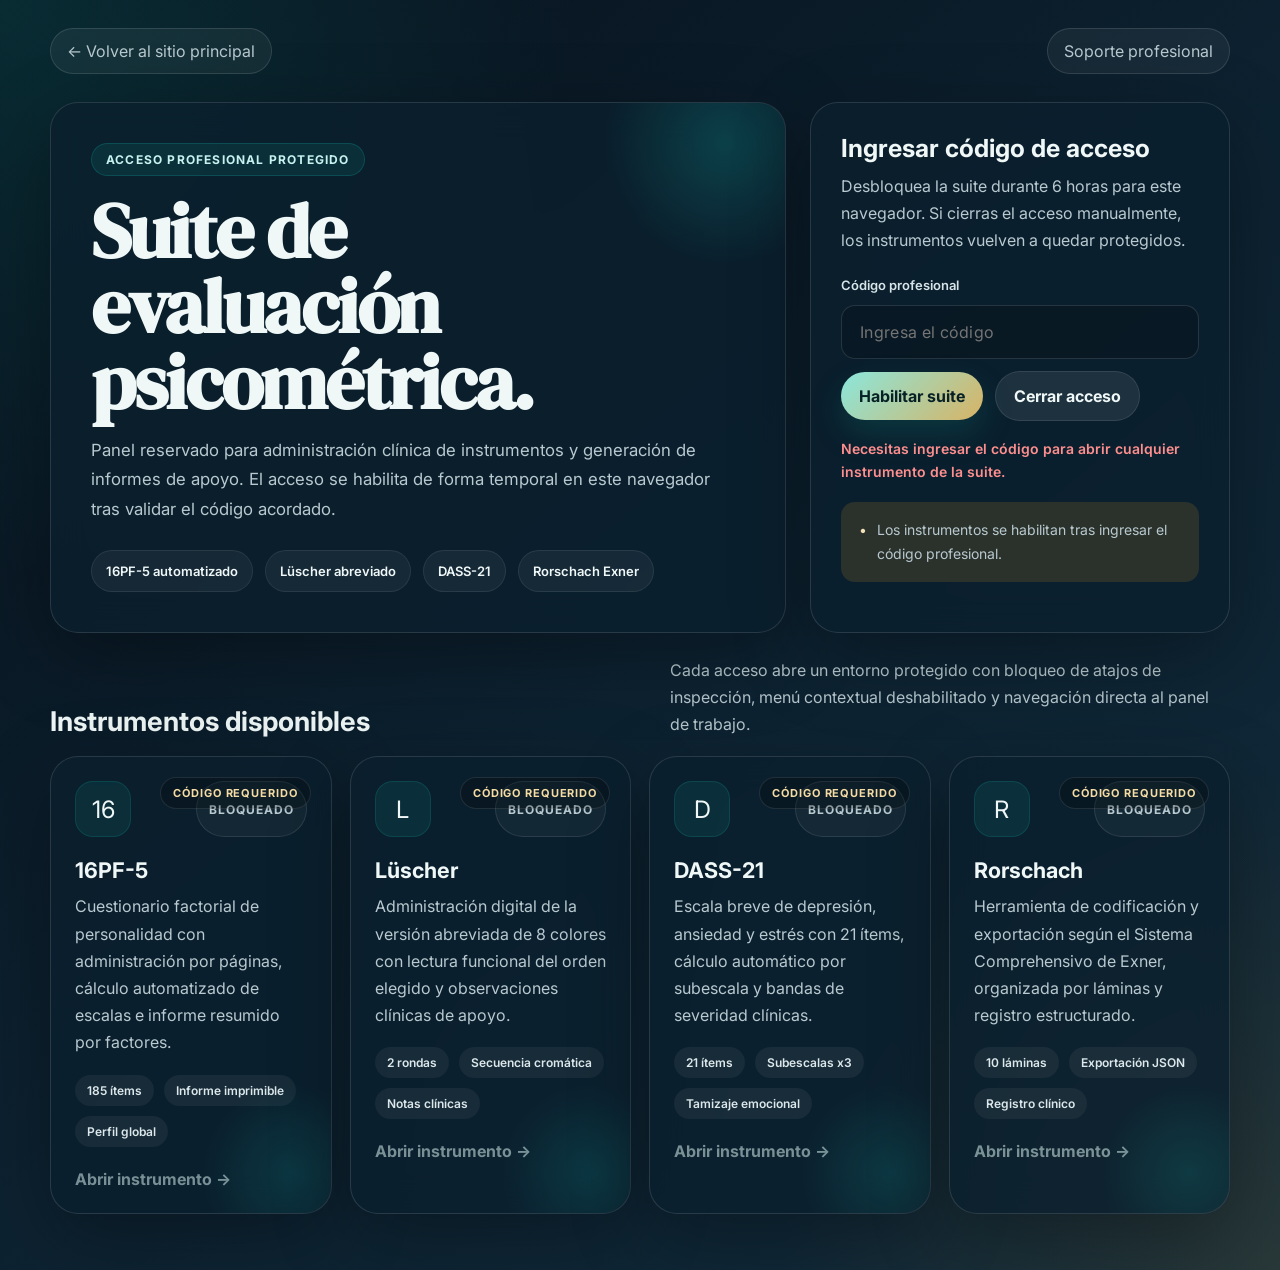
<file: tests/rorschach/index.html>
<!DOCTYPE html>
<html lang="es">
<head>
<meta charset="UTF-8">
<meta name="viewport" content="width=device-width, initial-scale=1.0">
<meta name="robots" content="noindex, nofollow">
<title>Rorschach — Herramienta de Codificación (Sistema Comprehensivo de Exner)</title>
<meta name="description" content="Herramienta profesional digital para el registro, codificación e interpretación del Test de Rorschach según el Sistema Comprehensivo de Exner">
<style>
@import url('https://fonts.googleapis.com/css2?family=Inter:wght@300;400;500;600;700;800&family=JetBrains+Mono:wght@400;500;600&display=swap');

*,*::before,*::after{margin:0;padding:0;box-sizing:border-box}

:root{
  --bg:#080810;--bg2:#10101c;--bg3:#181828;--bg4:#222238;
  --text:#e4e4ef;--text2:#9898b5;--text3:#5a5a75;
  --accent:#6366f1;--accent2:#818cf8;--accentG:rgba(99,102,241,.25);
  --green:#22c55e;--yellow:#eab308;--red:#ef4444;--blue:#3b82f6;--purple:#a855f7;
  --border:rgba(255,255,255,.06);--border2:rgba(255,255,255,.1);
  --r:10px;--r2:14px;
  --shadow:0 4px 20px rgba(0,0,0,.5);
  --mono:'JetBrains Mono',monospace;
}

body{font-family:'Inter',sans-serif;background:var(--bg);color:var(--text);min-height:100vh}
body::before{content:'';position:fixed;inset:0;background:radial-gradient(ellipse at 30% 0%,rgba(99,102,241,.06),transparent 50%),radial-gradient(ellipse at 70% 100%,rgba(168,85,247,.04),transparent 50%);pointer-events:none;z-index:0}

/* Layout */
.app{display:flex;height:100vh;position:relative;z-index:1}
.sidebar{width:260px;background:var(--bg2);border-right:1px solid var(--border);display:flex;flex-direction:column;overflow-y:auto;flex-shrink:0}
.main{flex:1;display:flex;flex-direction:column;overflow:hidden}
.main-header{padding:16px 24px;border-bottom:1px solid var(--border);display:flex;align-items:center;justify-content:space-between;background:var(--bg2)}
.main-content{flex:1;overflow-y:auto;padding:24px}

/* Sidebar */
.sidebar-header{padding:20px 16px;border-bottom:1px solid var(--border)}
.sidebar-header h1{font-size:1.1em;font-weight:800;background:linear-gradient(135deg,#fff,#818cf8);-webkit-background-clip:text;-webkit-text-fill-color:transparent;background-clip:text}
.sidebar-header p{font-size:11px;color:var(--text3);margin-top:4px}

.lamina-list{padding:8px}
.lamina-btn{width:100%;padding:10px 14px;border:none;background:transparent;color:var(--text2);font-family:inherit;font-size:13px;cursor:pointer;border-radius:var(--r);display:flex;align-items:center;gap:10px;transition:all .2s;text-align:left;margin-bottom:2px}
.lamina-btn:hover{background:var(--bg3);color:var(--text)}
.lamina-btn.active{background:rgba(99,102,241,.15);color:var(--accent2);font-weight:600}
.lamina-btn .num{width:28px;height:28px;border-radius:50%;background:var(--bg4);display:flex;align-items:center;justify-content:center;font-size:12px;font-weight:700;font-family:var(--mono);flex-shrink:0}
.lamina-btn.active .num{background:var(--accent);color:#fff}
.lamina-btn .count{margin-left:auto;font-size:11px;background:var(--bg4);padding:2px 8px;border-radius:10px;font-weight:600}
.lamina-btn.active .count{background:rgba(99,102,241,.3)}

.sidebar-actions{padding:12px 16px;border-top:1px solid var(--border);margin-top:auto}

/* Timer */
.timer-bar{display:flex;align-items:center;gap:10px;padding:8px 16px;background:var(--bg3);border-bottom:1px solid var(--border);font-size:13px}
.timer-display{font-family:var(--mono);font-size:16px;font-weight:600;color:var(--accent2);min-width:60px}
.timer-btn{padding:4px 12px;border:1px solid var(--border2);border-radius:6px;background:transparent;color:var(--text2);cursor:pointer;font-family:inherit;font-size:12px;font-weight:500;transition:all .2s}
.timer-btn:hover{background:var(--bg4);color:var(--text)}
.timer-btn.running{border-color:var(--red);color:var(--red)}
.timer-label{color:var(--text3);font-size:12px}

/* Buttons */
.btn{display:inline-flex;align-items:center;gap:6px;padding:8px 18px;border:none;border-radius:var(--r);font-family:inherit;font-size:13px;font-weight:600;cursor:pointer;transition:all .2s}
.btn-primary{background:linear-gradient(135deg,var(--accent),#7c3aed);color:#fff;box-shadow:0 3px 12px var(--accentG)}
.btn-primary:hover{transform:translateY(-1px);box-shadow:0 5px 18px var(--accentG)}
.btn-sm{padding:6px 14px;font-size:12px}
.btn-ghost{background:transparent;color:var(--text2);border:1px solid var(--border2)}
.btn-ghost:hover{background:var(--bg4);color:var(--text)}
.btn-danger{background:rgba(239,68,68,.15);color:var(--red);border:1px solid rgba(239,68,68,.2)}
.btn-danger:hover{background:rgba(239,68,68,.25)}
.btn-success{background:rgba(34,197,94,.15);color:var(--green);border:1px solid rgba(34,197,94,.2)}
.btn-success:hover{background:rgba(34,197,94,.25)}

/* Response card */
.response-card{background:var(--bg3);border:1px solid var(--border);border-radius:var(--r2);padding:20px;margin-bottom:16px;animation:fadeIn .3s ease}
.response-card-header{display:flex;align-items:center;justify-content:space-between;margin-bottom:16px}
.response-num{font-size:14px;font-weight:700;color:var(--accent2)}
.response-actions{display:flex;gap:6px}

.coding-grid{display:grid;grid-template-columns:repeat(auto-fill,minmax(180px,1fr));gap:12px}
.coding-field{display:flex;flex-direction:column;gap:4px}
.coding-field label{font-size:11px;font-weight:600;color:var(--text3);text-transform:uppercase;letter-spacing:.5px}
.coding-field select,.coding-field input,.coding-field textarea{padding:7px 10px;background:var(--bg4);border:1px solid var(--border2);border-radius:6px;color:var(--text);font-family:inherit;font-size:13px;transition:all .2s}
.coding-field select:focus,.coding-field input:focus,.coding-field textarea:focus{outline:none;border-color:var(--accent);box-shadow:0 0 0 2px var(--accentG)}
.coding-field.wide{grid-column:1/-1}
.coding-field textarea{resize:vertical;min-height:40px}

.coding-chips{display:flex;flex-wrap:wrap;gap:4px}
.chip{padding:3px 8px;border:1px solid var(--border2);border-radius:4px;font-size:11px;cursor:pointer;transition:all .15s;background:transparent;color:var(--text2);font-family:inherit;font-weight:500}
.chip:hover{border-color:var(--accent);color:var(--accent2)}
.chip.selected{background:rgba(99,102,241,.2);border-color:var(--accent);color:var(--accent2)}

/* Summary */
.summary-grid{display:grid;grid-template-columns:repeat(auto-fill,minmax(200px,1fr));gap:16px}
.summary-card{background:var(--bg3);border:1px solid var(--border);border-radius:var(--r);padding:16px}
.summary-card h4{font-size:12px;font-weight:700;color:var(--text3);text-transform:uppercase;letter-spacing:.5px;margin-bottom:10px;padding-bottom:6px;border-bottom:1px solid var(--border)}
.summary-item{display:flex;justify-content:space-between;padding:4px 0;font-size:13px;border-bottom:1px solid rgba(255,255,255,.03)}
.summary-item .label{color:var(--text2)}
.summary-item .value{font-weight:600;font-family:var(--mono);color:var(--text)}

.summary-section{margin-bottom:24px}
.summary-section h3{font-size:1em;font-weight:700;color:var(--accent2);margin-bottom:12px;padding-bottom:8px;border-bottom:1px solid var(--border)}

/* Index cards */
.index-grid{display:grid;grid-template-columns:repeat(auto-fill,minmax(250px,1fr));gap:12px}
.index-card{background:var(--bg3);border:1px solid var(--border);border-radius:var(--r);padding:14px;display:flex;align-items:center;gap:12px}
.index-card .index-status{width:36px;height:36px;border-radius:50%;display:flex;align-items:center;justify-content:center;font-size:14px;font-weight:700;flex-shrink:0}
.index-card .index-status.positive{background:rgba(239,68,68,.15);color:var(--red)}
.index-card .index-status.negative{background:rgba(34,197,94,.15);color:var(--green)}
.index-card .index-info{flex:1}
.index-card .index-name{font-size:13px;font-weight:600}
.index-card .index-detail{font-size:11px;color:var(--text3);margin-top:2px}

/* Empty state */
.empty-state{text-align:center;padding:60px 20px;color:var(--text3)}
.empty-state .icon{font-size:48px;margin-bottom:12px;opacity:.5}
.empty-state p{font-size:14px;margin-bottom:4px}

/* Form section (patient info) */
.patient-form{max-width:700px;margin:0 auto}
.form-grid2{display:grid;grid-template-columns:1fr 1fr;gap:12px}
.form-group2{display:flex;flex-direction:column;gap:4px}
.form-group2.full{grid-column:1/-1}
.form-group2 label{font-size:12px;font-weight:500;color:var(--text2)}
.form-group2 input,.form-group2 select,.form-group2 textarea{padding:8px 12px;background:var(--bg4);border:1px solid var(--border2);border-radius:6px;color:var(--text);font-family:inherit;font-size:13px;transition:all .2s}
.form-group2 input:focus,.form-group2 select:focus,.form-group2 textarea:focus{outline:none;border-color:var(--accent);box-shadow:0 0 0 2px var(--accentG)}

/* Tabs */
.tabs{display:flex;gap:4px;padding:4px;background:var(--bg3);border-radius:var(--r);margin-bottom:20px}
.tab{padding:8px 16px;border:none;background:transparent;color:var(--text2);font-family:inherit;font-size:13px;font-weight:500;cursor:pointer;border-radius:6px;transition:all .2s}
.tab:hover{color:var(--text)}
.tab.active{background:var(--accent);color:#fff}

/* Modal */
.modal-overlay{position:fixed;inset:0;background:rgba(0,0,0,.7);display:flex;align-items:center;justify-content:center;z-index:100;opacity:0;pointer-events:none;transition:opacity .3s}
.modal-overlay.show{opacity:1;pointer-events:auto}
.modal{background:var(--bg3);border:1px solid var(--border);border-radius:var(--r2);padding:28px;max-width:500px;width:90%;max-height:80vh;overflow-y:auto}
.modal h3{font-size:1.1em;font-weight:700;margin-bottom:16px}

@keyframes fadeIn{from{opacity:0;transform:translateY(8px)}to{opacity:1;transform:translateY(0)}}

.hidden{display:none!important}

/* Print */
@media print{
  .sidebar,.main-header,.timer-bar,.btn,.response-actions,.tabs,.no-print{display:none!important}
  .main{overflow:visible}
  .main-content{overflow:visible;padding:20px}
  body{background:#fff;color:#000}
  body::before{display:none}
  .response-card,.summary-card,.index-card{background:#f8f8f8;border-color:#ddd;color:#000;break-inside:avoid}
  .coding-field label,.summary-card h4,.summary-section h3{color:#333}
  .summary-item .label{color:#555}
  .summary-item .value{color:#000}
}

@media(max-width:768px){
  .sidebar{width:200px}
  .coding-grid{grid-template-columns:1fr}
  .summary-grid{grid-template-columns:1fr}
  .form-grid2{grid-template-columns:1fr}
}
</style>
</head>
<body>

<div class="app">
  <!-- Sidebar -->
  <div class="sidebar" id="sidebar">
    <div class="sidebar-header">
      <h1>🧠 Rorschach</h1>
      <p>Sistema Comprehensivo — Exner</p>
    </div>

    <div style="padding:12px 16px 4px;">
      <button class="btn btn-primary btn-sm" style="width:100%" onclick="showPatientModal()">📋 Datos del Evaluado</button>
    </div>

    <div class="lamina-list" id="laminaList"></div>

    <div class="sidebar-actions">
      <button class="btn btn-success btn-sm" style="width:100%;margin-bottom:6px" onclick="showView('summary')">📊 Sumario Estructural</button>
      <button class="btn btn-ghost btn-sm" style="width:100%;margin-bottom:6px" onclick="exportData()">💾 Exportar JSON</button>
      <button class="btn btn-ghost btn-sm" style="width:100%" onclick="window.print()">🖨️ Imprimir</button>
    </div>
  </div>

  <!-- Main -->
  <div class="main">
    <!-- Header -->
    <div class="main-header">
      <div>
        <span style="font-weight:700;font-size:15px" id="currentLaminaTitle">Lámina I</span>
        <span style="font-size:12px;color:var(--text3);margin-left:8px" id="laminaDescription">Monocromática</span>
      </div>
      <div style="display:flex;gap:8px;align-items:center">
        <span style="font-size:12px;color:var(--text2)" id="totalResponses">Total: 0 respuestas</span>
        <button class="btn btn-primary btn-sm" onclick="addResponse()">+ Respuesta</button>
      </div>
    </div>

    <!-- Timer -->
    <div class="timer-bar">
      <span class="timer-label">Tiempo de reacción:</span>
      <span class="timer-display" id="timerDisplay">00:00</span>
      <button class="timer-btn" id="timerBtn" onclick="toggleTimer()">▶ Iniciar</button>
      <button class="timer-btn" onclick="resetTimer()">↺ Reset</button>
      <span style="flex:1"></span>
      <span class="timer-label" id="trLabel"></span>
    </div>

    <!-- Content -->
    <div class="main-content" id="mainContent">
      <!-- Responses view (default) -->
      <div id="responsesView">
        <div class="empty-state" id="emptyState">
          <div class="icon">📝</div>
          <p>No hay respuestas registradas para esta lámina</p>
          <p style="font-size:12px">Presione "+ Respuesta" para agregar una nueva respuesta</p>
        </div>
        <div id="responsesList"></div>
      </div>

      <!-- Summary view -->
      <div id="summaryView" class="hidden"></div>
    </div>
  </div>
</div>

<!-- Patient Modal -->
<div class="modal-overlay" id="patientModal">
  <div class="modal">
    <h3>📋 Datos del Evaluado</h3>
    <div class="form-grid2">
      <div class="form-group2"><label>Nombre</label><input type="text" id="pName" placeholder="Nombre completo"></div>
      <div class="form-group2"><label>Edad</label><input type="number" id="pAge" placeholder="Años"></div>
      <div class="form-group2"><label>Sexo</label>
        <select id="pSex"><option value="">—</option><option>Masculino</option><option>Femenino</option><option>Otro</option></select>
      </div>
      <div class="form-group2"><label>Fecha</label><input type="date" id="pDate"></div>
      <div class="form-group2"><label>Evaluador</label><input type="text" id="pEval" placeholder="Psicólogo"></div>
      <div class="form-group2"><label>Motivo</label><input type="text" id="pMotivo" placeholder="Motivo de evaluación"></div>
      <div class="form-group2 full"><label>Observaciones</label><textarea id="pObs" rows="2" placeholder="Conducta durante la prueba..."></textarea></div>
    </div>
    <div style="text-align:right;margin-top:16px;display:flex;gap:8px;justify-content:flex-end">
      <button class="btn btn-ghost btn-sm" onclick="closePatientModal()">Cancelar</button>
      <button class="btn btn-primary btn-sm" onclick="savePatientInfo()">Guardar</button>
    </div>
  </div>
</div>

<script src="../assets/suite-access.js" data-suite-guard="true" data-suite-home="../" data-landing-href="../../index.html"></script>
<script src="../assets/integrations-config.js?v=20260409c"></script>
<script src="../assets/test-persistence.js?v=20260409c"></script>
<script src="../assets/test-finish-guard.js"></script>
<script>
// ==================== CONSTANTS ====================
const LAMINAS = [
  { num: 'I',    desc: 'Monocromática', achromatic: true },
  { num: 'II',   desc: 'Rojo + Negro', achromatic: false },
  { num: 'III',  desc: 'Rojo + Negro', achromatic: false },
  { num: 'IV',   desc: 'Monocromática (sombreado)', achromatic: true },
  { num: 'V',    desc: 'Monocromática', achromatic: true },
  { num: 'VI',   desc: 'Monocromática (sombreado/textura)', achromatic: true },
  { num: 'VII',  desc: 'Monocromática', achromatic: true },
  { num: 'VIII', desc: 'Policromática', achromatic: false },
  { num: 'IX',   desc: 'Policromática', achromatic: false },
  { num: 'X',    desc: 'Policromática', achromatic: false },
];

const LOC_OPTIONS = ['W','D','Dd','DdS','WS','DS','S'];
const DQ_OPTIONS = ['+','o','v/+','v'];
const DETERMINANTS = ['F','M','FM','m','FC','CF','C',"FC'","C'F","C'",'FT','TF','T','FV','VF','V','FY','YF','Y','Fr','rF','FD'];
const FQ_OPTIONS = ['+','o','u','−','none'];
const CONTENTS = ['H','(H)','Hd','(Hd)','Hx','A','(A)','Ad','(Ad)','An','Art','Ay','Bl','Bt','Cg','Cl','Ex','Fd','Fi','Ge','Hh','Ls','Na','Sc','Sx','Xy','Id'];
const SPECIALS = ['DV','DV2','INC','INC2','DR','DR2','FAB','FAB2','CON','ALOG','AG','COP','MOR','AB','PER','PSV','GHR','PHR','MAP','COP','AGC'];

// ==================== STATE ====================
let currentLamina = 0;
let responses = Array.from({length:10}, ()=>[]);
let patientInfo = {};
let timerInterval = null;
let timerSeconds = 0;
let timerRunning = false;
let reactionTimes = Array(10).fill(null);
const cloudSessionId = window.PsychPersistence ? window.PsychPersistence.getSessionId('rorschach') : null;
let persistenceTimer = null;

// ==================== INIT ====================
function init() {
  document.getElementById('pDate').valueAsDate = new Date();
  renderLaminaList();
  selectLamina(0);
}

function renderLaminaList() {
  const list = document.getElementById('laminaList');
  list.innerHTML = LAMINAS.map((l, i) => 
    `<button class="lamina-btn${i===currentLamina?' active':''}" onclick="selectLamina(${i})" id="laminaBtn${i}">
      <span class="num">${l.num}</span>
      <span>Lámina ${l.num}</span>
      <span class="count" id="count${i}">${responses[i].length}</span>
    </button>`
  ).join('');
}

function selectLamina(index) {
  currentLamina = index;
  document.querySelectorAll('.lamina-btn').forEach((b,i) => {
    b.classList.toggle('active', i===index);
  });
  document.getElementById('currentLaminaTitle').textContent = `Lámina ${LAMINAS[index].num}`;
  document.getElementById('laminaDescription').textContent = LAMINAS[index].desc;
  renderResponses();
  showView('responses');
  resetTimer();
  if (reactionTimes[index]) {
    document.getElementById('trLabel').textContent = `TR: ${formatTime(reactionTimes[index])}`;
  } else {
    document.getElementById('trLabel').textContent = '';
  }
}

// ==================== TIMER ====================
function toggleTimer() {
  if (timerRunning) {
    stopTimer();
  } else {
    startTimer();
  }
}

function startTimer() {
  timerRunning = true;
  const btn = document.getElementById('timerBtn');
  btn.textContent = '⏸ Parar';
  btn.classList.add('running');
  timerInterval = setInterval(() => {
    timerSeconds++;
    document.getElementById('timerDisplay').textContent = formatTime(timerSeconds);
  }, 1000);
}

function stopTimer() {
  timerRunning = false;
  clearInterval(timerInterval);
  const btn = document.getElementById('timerBtn');
  btn.textContent = '▶ Iniciar';
  btn.classList.remove('running');
  
  if (reactionTimes[currentLamina] === null && responses[currentLamina].length === 0) {
    reactionTimes[currentLamina] = timerSeconds;
    document.getElementById('trLabel').textContent = `TR: ${formatTime(timerSeconds)}`;
  }
}

function resetTimer() {
  stopTimer();
  timerSeconds = 0;
  document.getElementById('timerDisplay').textContent = '00:00';
}

function formatTime(s) {
  const m = Math.floor(s / 60);
  const sec = s % 60;
  return `${String(m).padStart(2,'0')}:${String(sec).padStart(2,'0')}`;
}

// ==================== RESPONSES ====================
function addResponse() {
  const r = {
    id: Date.now(),
    verbatim: '',
    inquiry: '',
    location: '',
    dq: '',
    determinants: [],
    fq: '',
    contents: [],
    popular: false,
    zScore: '',
    specials: [],
    pair: false,
    notes: ''
  };
  responses[currentLamina].push(r);
  renderResponses();
  updateCounts();
  scheduleRorschachSave();
}

function removeResponse(index) {
  if (confirm('¿Eliminar esta respuesta?')) {
    responses[currentLamina].splice(index, 1);
    renderResponses();
    updateCounts();
    scheduleRorschachSave();
  }
}

function renderResponses() {
  const list = document.getElementById('responsesList');
  const empty = document.getElementById('emptyState');
  const resps = responses[currentLamina];
  
  if (resps.length === 0) {
    empty.classList.remove('hidden');
    list.innerHTML = '';
    return;
  }
  
  empty.classList.add('hidden');

  // Global response number
  let globalNum = 0;
  for (let i = 0; i < currentLamina; i++) globalNum += responses[i].length;

  list.innerHTML = resps.map((r, idx) => {
    globalNum++;
    return `<div class="response-card" id="resp-${r.id}">
      <div class="response-card-header">
        <span class="response-num">Respuesta ${globalNum} (Lám. ${LAMINAS[currentLamina].num} — R${idx+1})</span>
        <div class="response-actions">
          <button class="btn btn-danger btn-sm" onclick="removeResponse(${idx})">✕</button>
        </div>
      </div>
      
      <!-- Verbatim & Inquiry -->
      <div style="display:grid;grid-template-columns:1fr 1fr;gap:12px;margin-bottom:14px">
        <div class="coding-field">
          <label>Respuesta (Verbatim)</label>
          <textarea placeholder="Lo que el sujeto dijo..." oninput="updateField(${idx},'verbatim',this.value)">${r.verbatim}</textarea>
        </div>
        <div class="coding-field">
          <label>Interrogatorio</label>
          <textarea placeholder="Clarificación de localización y determinantes..." oninput="updateField(${idx},'inquiry',this.value)">${r.inquiry}</textarea>
        </div>
      </div>

      <!-- Coding Grid -->
      <div class="coding-grid">
        <div class="coding-field">
          <label>Localización</label>
          <select onchange="updateField(${idx},'location',this.value)">
            <option value="">—</option>
            ${LOC_OPTIONS.map(o => `<option ${r.location===o?'selected':''}>${o}</option>`).join('')}
          </select>
        </div>
        <div class="coding-field">
          <label>Cal. Evolutiva (DQ)</label>
          <select onchange="updateField(${idx},'dq',this.value)">
            <option value="">—</option>
            ${DQ_OPTIONS.map(o => `<option ${r.dq===o?'selected':''}>${o}</option>`).join('')}
          </select>
        </div>
        <div class="coding-field">
          <label>Cal. Formal (FQ)</label>
          <select onchange="updateField(${idx},'fq',this.value)">
            <option value="">—</option>
            ${FQ_OPTIONS.map(o => `<option ${r.fq===o?'selected':''}>${o}</option>`).join('')}
          </select>
        </div>
        <div class="coding-field">
          <label>Puntuación Z</label>
          <input type="number" step="0.5" placeholder="Zf" value="${r.zScore}" oninput="updateField(${idx},'zScore',this.value)">
        </div>
        <div class="coding-field">
          <label>Par (2)</label>
          <select onchange="updateField(${idx},'pair',this.value==='true')">
            <option value="false" ${!r.pair?'selected':''}>No</option>
            <option value="true" ${r.pair?'selected':''}>Sí</option>
          </select>
        </div>
        <div class="coding-field">
          <label>Popular (P)</label>
          <select onchange="updateField(${idx},'popular',this.value==='true')">
            <option value="false" ${!r.popular?'selected':''}>No</option>
            <option value="true" ${r.popular?'selected':''}>Sí</option>
          </select>
        </div>
      </div>

      <!-- Determinants -->
      <div class="coding-field" style="margin-top:14px">
        <label>Determinantes</label>
        <div class="coding-chips">
          ${DETERMINANTS.map(d => 
            `<button class="chip${r.determinants.includes(d)?' selected':''}" onclick="toggleArrayField(${idx},'determinants','${d}')">${d}</button>`
          ).join('')}
        </div>
      </div>

      <!-- Contents -->
      <div class="coding-field" style="margin-top:10px">
        <label>Contenido</label>
        <div class="coding-chips">
          ${CONTENTS.map(c => 
            `<button class="chip${r.contents.includes(c)?' selected':''}" onclick="toggleArrayField(${idx},'contents','${c}')">${c}</button>`
          ).join('')}
        </div>
      </div>

      <!-- Special Scores -->
      <div class="coding-field" style="margin-top:10px">
        <label>Códigos Especiales</label>
        <div class="coding-chips">
          ${SPECIALS.map(s => 
            `<button class="chip${r.specials.includes(s)?' selected':''}" onclick="toggleArrayField(${idx},'specials','${s}')">${s}</button>`
          ).join('')}
        </div>
      </div>

      <!-- Notes -->
      <div class="coding-field" style="margin-top:10px">
        <label>Notas clínicas</label>
        <input type="text" placeholder="Observaciones adicionales..." value="${r.notes||''}" oninput="updateField(${idx},'notes',this.value)">
      </div>

      <!-- Coded Summary Line -->
      <div style="margin-top:12px;padding:8px 12px;background:var(--bg);border-radius:6px;font-family:var(--mono);font-size:12px;color:var(--accent2)">
        ${buildCodeLine(r)}
      </div>
    </div>`;
  }).join('');
}

function buildCodeLine(r) {
  const parts = [];
  if (r.location) parts.push(r.location);
  if (r.dq) parts.push(`DQ:${r.dq}`);
  if (r.determinants.length) parts.push(r.determinants.join('.'));
  if (r.fq) parts.push(`FQ${r.fq}`);
  if (r.pair) parts.push('(2)');
  if (r.contents.length) parts.push(r.contents.join(','));
  if (r.popular) parts.push('P');
  if (r.zScore) parts.push(`Z=${r.zScore}`);
  if (r.specials.length) parts.push(r.specials.join(','));
  return parts.length > 0 ? parts.join(' &nbsp;|&nbsp; ') : '<span style="color:var(--text3)">Sin codificar</span>';
}

function updateField(idx, field, value) {
  responses[currentLamina][idx][field] = value;
  // Update code line
  const r = responses[currentLamina][idx];
  const card = document.getElementById(`resp-${r.id}`);
  if (card) {
    const codeLine = card.querySelector('[style*="font-family:var(--mono)"]');
    if (codeLine) codeLine.innerHTML = buildCodeLine(r);
  }
  scheduleRorschachSave();
}

function toggleArrayField(idx, field, value) {
  const arr = responses[currentLamina][idx][field];
  const i = arr.indexOf(value);
  if (i >= 0) arr.splice(i, 1);
  else arr.push(value);
  renderResponses();
  scheduleRorschachSave();
}

function updateCounts() {
  for (let i = 0; i < 10; i++) {
    const el = document.getElementById(`count${i}`);
    if (el) el.textContent = responses[i].length;
  }
  const total = responses.reduce((s, r) => s + r.length, 0);
  document.getElementById('totalResponses').textContent = `Total: ${total} respuestas`;
}

// ==================== VIEWS ====================
function showView(view) {
  if (view === 'responses') {
    document.getElementById('responsesView').classList.remove('hidden');
    document.getElementById('summaryView').classList.add('hidden');
  } else {
    document.getElementById('responsesView').classList.add('hidden');
    document.getElementById('summaryView').classList.remove('hidden');
    generateSummary();
  }
}

// ==================== STRUCTURAL SUMMARY ====================
function generateSummary() {
  const allR = responses.flat();
  const R = allR.length;
  
  if (R === 0) {
    document.getElementById('summaryView').innerHTML = '<div class="empty-state"><div class="icon">📊</div><p>No hay respuestas para generar el sumario</p></div>';
    return;
  }

  // Count functions
  const countLoc = (loc) => allR.filter(r => r.location === loc).length;
  const countDet = (det) => allR.filter(r => r.determinants.includes(det)).length;
  const countCont = (cont) => allR.filter(r => r.contents.includes(cont)).length;
  const countFQ = (fq) => allR.filter(r => r.fq === fq).length;
  const countSpec = (sp) => allR.filter(r => r.specials.includes(sp)).length;
  const countDQ = (dq) => allR.filter(r => r.dq === dq).length;

  // Core calculations
  const W = countLoc('W') + countLoc('WS');
  const D = countLoc('D') + countLoc('DS');
  const Dd = countLoc('Dd') + countLoc('DdS');
  const S = allR.filter(r => r.location && r.location.includes('S')).length;

  const M = countDet('M');
  const FM = countDet('FM');
  const m = countDet('m');
  const FC = countDet('FC');
  const CF = countDet('CF');
  const C = countDet('C');
  const Cn = 0;
  const FCp = countDet("FC'");
  const CpF = countDet("C'F");
  const Cp = countDet("C'");
  const FT = countDet('FT');
  const TF = countDet('TF');
  const T = countDet('T');
  const FV = countDet('FV');
  const VF = countDet('VF');
  const V = countDet('V');
  const FY = countDet('FY');
  const YF = countDet('YF');
  const Y = countDet('Y');
  const Fr = countDet('Fr');
  const rF = countDet('rF');
  const FD = countDet('FD');
  const F = countDet('F');

  // Weighted sums
  const WSumC = FC * 0.5 + CF * 1.0 + C * 1.5;
  const SumC_prime = FCp + CpF + Cp;
  const SumT = FT + TF + T;
  const SumV = FV + VF + V;
  const SumY = FY + YF + Y;
  const SumShading = SumT + SumV + SumY;

  // EB, ea, es
  const EA = M + WSumC;
  const es = FM + m + SumC_prime + SumT + SumV + SumY;
  const D_score = EA - es; // Simplified

  // Lambda
  const pureF = allR.filter(r => r.determinants.length === 1 && r.determinants[0] === 'F').length;
  const Lambda = R - pureF > 0 ? (pureF / (R - pureF)).toFixed(2) : '∞';

  // Afr (Affective Ratio)
  const lastThree = responses[7].length + responses[8].length + responses[9].length;
  const firstSeven = R - lastThree;
  const Afr = firstSeven > 0 ? (lastThree / firstSeven).toFixed(2) : '0.00';

  // Form Quality
  const FQplus = countFQ('+');
  const FQo = countFQ('o');
  const FQu = countFQ('u');
  const FQminus = countFQ('−');
  const FQnone = countFQ('none');

  // Contents
  const H = countCont('H');
  const Hd = countCont('Hd');
  const Hpar = countCont('(H)');
  const Hdpar = countCont('(Hd)');
  const Hx = countCont('Hx');
  const A_cont = countCont('A');
  const Ad = countCont('Ad');
  const An = countCont('An');
  const Art = countCont('Art');
  const Bl = countCont('Bl');

  // Populars
  const P = allR.filter(r => r.popular).length;

  // Pairs
  const pairs = allR.filter(r => r.pair).length;

  // Z
  const Zf = allR.filter(r => r.zScore && parseFloat(r.zScore) > 0).length;
  const ZSum = allR.reduce((s, r) => s + (parseFloat(r.zScore) || 0), 0);

  // Special Scores
  const DV = countSpec('DV');
  const DV2 = countSpec('DV2');
  const INC = countSpec('INC');
  const INC2 = countSpec('INC2');
  const DR = countSpec('DR');
  const DR2 = countSpec('DR2');
  const FAB = countSpec('FAB');
  const FAB2 = countSpec('FAB2');
  const CON = countSpec('CON');
  const ALOG = countSpec('ALOG');
  const Sum6 = DV + DV2 + INC + INC2 + DR + DR2 + FAB + FAB2 + CON + ALOG;
  const WSum6 = DV*1 + DV2*2 + INC*2 + INC2*4 + DR*3 + DR2*6 + FAB*4 + FAB2*7 + CON*7 + ALOG*5;
  const AG = countSpec('AG');
  const COP_spec = countSpec('COP');
  const MOR = countSpec('MOR');
  const AB = countSpec('AB');
  const PER = countSpec('PER');
  const PSV = countSpec('PSV');
  const GHR = countSpec('GHR');
  const PHR = countSpec('PHR');

  // Reaction times
  const avgTR = reactionTimes.filter(t => t !== null);
  const avgTRval = avgTR.length > 0 ? (avgTR.reduce((a,b) => a+b, 0) / avgTR.length).toFixed(1) : '—';

  // Build HTML
  document.getElementById('summaryView').innerHTML = `
    <div style="margin-bottom:20px;display:flex;justify-content:space-between;align-items:center">
      <h2 style="font-size:1.3em;font-weight:800;background:linear-gradient(135deg,#fff,#818cf8);-webkit-background-clip:text;-webkit-text-fill-color:transparent;background-clip:text">Sumario Estructural</h2>
      <button class="btn btn-ghost btn-sm no-print" onclick="showView('responses')">← Volver a Respuestas</button>
    </div>

    <!-- Patient Info -->
    ${patientInfo.name ? `<div style="display:grid;grid-template-columns:repeat(3,1fr);gap:8px;padding:14px;background:var(--bg3);border-radius:var(--r);margin-bottom:20px;font-size:13px">
      <div><span style="color:var(--text3)">Nombre:</span> <strong>${patientInfo.name||'—'}</strong></div>
      <div><span style="color:var(--text3)">Edad:</span> <strong>${patientInfo.age||'—'}</strong></div>
      <div><span style="color:var(--text3)">Sexo:</span> <strong>${patientInfo.sex||'—'}</strong></div>
      <div><span style="color:var(--text3)">Fecha:</span> <strong>${patientInfo.date||'—'}</strong></div>
      <div><span style="color:var(--text3)">Evaluador:</span> <strong>${patientInfo.evaluator||'—'}</strong></div>
      <div><span style="color:var(--text3)">R Total:</span> <strong>${R}</strong></div>
    </div>` : ''}

    <!-- Core Section -->
    <div class="summary-section">
      <h3>📐 Sección Central</h3>
      <div class="summary-grid">
        <div class="summary-card">
          <h4>Localización</h4>
          ${summaryRow('W', W)}${summaryRow('D', D)}${summaryRow('Dd', Dd)}${summaryRow('S', S)}
          ${summaryRow('W : D : Dd', `${W} : ${D} : ${Dd}`)}
        </div>
        <div class="summary-card">
          <h4>Calidad Evolutiva (DQ)</h4>
          ${summaryRow('+', countDQ('+'))}${summaryRow('o', countDQ('o'))}${summaryRow('v/+', countDQ('v/+'))}${summaryRow('v', countDQ('v'))}
        </div>
        <div class="summary-card">
          <h4>Calidad Formal (FQ)</h4>
          ${summaryRow('FQ+', FQplus)}${summaryRow('FQo', FQo)}${summaryRow('FQu', FQu)}${summaryRow('FQ−', FQminus)}${summaryRow('FQnone', FQnone)}
        </div>
        <div class="summary-card">
          <h4>Proporciones Clave</h4>
          ${summaryRow('R (Total)', R)}${summaryRow('Lambda (L)', Lambda)}${summaryRow('F Pura', pureF)}
          ${summaryRow('EB (M:WSumC)', `${M} : ${WSumC.toFixed(1)}`)}
          ${summaryRow('EA', EA.toFixed(1))}${summaryRow('es', es)}
        </div>
      </div>
    </div>

    <!-- Determinants -->
    <div class="summary-section">
      <h3>🔬 Determinantes</h3>
      <div class="summary-grid">
        <div class="summary-card">
          <h4>Movimiento</h4>
          ${summaryRow('M', M)}${summaryRow('FM', FM)}${summaryRow('m', m)}
        </div>
        <div class="summary-card">
          <h4>Color Cromático</h4>
          ${summaryRow('FC', FC)}${summaryRow('CF', CF)}${summaryRow('C', C)}
          ${summaryRow('WSumC', WSumC.toFixed(1))}
        </div>
        <div class="summary-card">
          <h4>Color Acromático</h4>
          ${summaryRow("FC'", FCp)}${summaryRow("C'F", CpF)}${summaryRow("C'", Cp)}
          ${summaryRow("SumC'", SumC_prime)}
        </div>
        <div class="summary-card">
          <h4>Sombreado</h4>
          ${summaryRow('FT / TF / T', `${FT}/${TF}/${T}`)}
          ${summaryRow('FV / VF / V', `${FV}/${VF}/${V}`)}
          ${summaryRow('FY / YF / Y', `${FY}/${YF}/${Y}`)}
          ${summaryRow('SumT', SumT)}${summaryRow('SumV', SumV)}${summaryRow('SumY', SumY)}
        </div>
        <div class="summary-card">
          <h4>Otros</h4>
          ${summaryRow('Fr + rF', Fr + rF)}${summaryRow('FD', FD)}${summaryRow('F', F)}
          ${summaryRow('(2) Pares', pairs)}
        </div>
      </div>
    </div>

    <!-- Contents -->
    <div class="summary-section">
      <h3>📦 Contenidos</h3>
      <div class="summary-grid">
        <div class="summary-card">
          <h4>Contenidos Humanos</h4>
          ${summaryRow('H', H)}${summaryRow('(H)', Hpar)}${summaryRow('Hd', Hd)}${summaryRow('(Hd)', Hdpar)}${summaryRow('Hx', Hx)}
          ${summaryRow('Σ H puras', H)}${summaryRow('Σ Todo H', H+Hpar+Hd+Hdpar+Hx)}
        </div>
        <div class="summary-card">
          <h4>Contenidos Animales</h4>
          ${summaryRow('A', A_cont)}${summaryRow('Ad', Ad)}
          ${summaryRow('Σ A', A_cont + Ad)}
        </div>
        <div class="summary-card">
          <h4>Otros Contenidos</h4>
          ${summaryRow('An', An)}${summaryRow('Art', Art)}${summaryRow('Bl', Bl)}
          ${summaryRow('Populares (P)', P)}
        </div>
      </div>
    </div>

    <!-- Special Scores -->
    <div class="summary-section">
      <h3>⚡ Códigos Especiales</h3>
      <div class="summary-grid">
        <div class="summary-card">
          <h4>Pensamiento (Lvl 1-2)</h4>
          ${summaryRow('DV / DV2', `${DV} / ${DV2}`)}
          ${summaryRow('INC / INC2', `${INC} / ${INC2}`)}
          ${summaryRow('DR / DR2', `${DR} / ${DR2}`)}
          ${summaryRow('FAB / FAB2', `${FAB} / ${FAB2}`)}
          ${summaryRow('CON', CON)}${summaryRow('ALOG', ALOG)}
          ${summaryRow('Sum6', Sum6)}${summaryRow('WSum6', WSum6)}
        </div>
        <div class="summary-card">
          <h4>Interpersonales</h4>
          ${summaryRow('COP', COP_spec)}${summaryRow('AG', AG)}
          ${summaryRow('GHR', GHR)}${summaryRow('PHR', PHR)}
          ${summaryRow('GHR:PHR', `${GHR}:${PHR}`)}
          ${summaryRow('PER', PER)}
        </div>
        <div class="summary-card">
          <h4>Otros Especiales</h4>
          ${summaryRow('MOR', MOR)}${summaryRow('AB', AB)}${summaryRow('PSV', PSV)}
        </div>
        <div class="summary-card">
          <h4>Organización (Z)</h4>
          ${summaryRow('Zf', Zf)}${summaryRow('ZSum', ZSum.toFixed(1))}
          ${summaryRow('TR Promedio', avgTRval + 's')}
          ${summaryRow('Afr', Afr)}
        </div>
      </div>
    </div>

    <!-- Indices -->
    <div class="summary-section">
      <h3>📋 Índices / Constelaciones</h3>
      <p style="font-size:12px;color:var(--text3);margin-bottom:12px">Evaluación orientativa basada en criterios del Sistema Comprehensivo. Se requiere cálculo manual detallado para validación clínica.</p>
      <div class="index-grid">
        ${renderIndex('PTI (Percep-Think Index)', WSum6 > 17 || FQminus > R*0.26, `WSum6=${WSum6}, FQ−=${FQminus}`)}
        ${renderIndex('DEPI (Depresión)', (SumV > 0 && FD > 2) || (MOR >= 3), `SumV=${SumV}, FD=${FD}, MOR=${MOR}`)}
        ${renderIndex('CDI (Inhabilidad Social)', COP_spec < 2 && AG < 2 && pureF > R*0.5, `COP=${COP_spec}, AG=${AG}, F pura=${pureF}`)}
        ${renderIndex('S-CON (Suicidio)', FQminus > 3 && SumV > 0 && MOR >= 3, `FQ−=${FQminus}, SumV=${SumV}, MOR=${MOR}`)}
        ${renderIndex('HVI (Hipervigilancia)', countDet('FT') + countDet('TF') + countDet('T') === 0 && H + Hpar + Hd + Hdpar < 3, `SumT=${SumT}, HumTot=${H+Hpar+Hd+Hdpar}`)}
        ${renderIndex('OBS (Obsesividad)', countDQ('+') > 3 && FQplus+FQo > R*0.7, `DQ+=${countDQ('+')}, FQ+o=${FQplus+FQo}`)}
      </div>
    </div>

    <!-- Reaction Times -->
    <div class="summary-section">
      <h3>⏱️ Tiempos de Reacción</h3>
      <div style="display:grid;grid-template-columns:repeat(5,1fr);gap:8px">
        ${LAMINAS.map((l, i) => `
          <div style="padding:10px;background:var(--bg3);border-radius:var(--r);text-align:center;border:1px solid var(--border)">
            <div style="font-size:11px;color:var(--text3)">Lám. ${l.num}</div>
            <div style="font-family:var(--mono);font-size:14px;font-weight:600;color:${reactionTimes[i]?'var(--accent2)':'var(--text3)'};margin-top:4px">${reactionTimes[i] ? formatTime(reactionTimes[i]) : '—'}</div>
            <div style="font-size:10px;color:var(--text3);margin-top:2px">${responses[i].length}R</div>
          </div>
        `).join('')}
      </div>
    </div>
  `;
  persistRorschachResults(true);
}

function summaryRow(label, value) {
  return `<div class="summary-item"><span class="label">${label}</span><span class="value">${value}</span></div>`;
}

function renderIndex(name, positive, detail) {
  return `<div class="index-card">
    <div class="index-status ${positive ? 'positive' : 'negative'}">${positive ? '⚠' : '✓'}</div>
    <div class="index-info">
      <div class="index-name">${name}</div>
      <div class="index-detail">${detail}${positive ? ' — <strong>Positivo</strong>' : ' — Negativo'}</div>
    </div>
  </div>`;
}

// ==================== PATIENT MODAL ====================
function showPatientModal() {
  document.getElementById('patientModal').classList.add('show');
  if (patientInfo.name) {
    document.getElementById('pName').value = patientInfo.name || '';
    document.getElementById('pAge').value = patientInfo.age || '';
    document.getElementById('pSex').value = patientInfo.sex || '';
    document.getElementById('pDate').value = patientInfo.date || '';
    document.getElementById('pEval').value = patientInfo.evaluator || '';
    document.getElementById('pMotivo').value = patientInfo.motive || '';
    document.getElementById('pObs').value = patientInfo.obs || '';
  }
}

function closePatientModal() {
  document.getElementById('patientModal').classList.remove('show');
}

function savePatientInfo() {
  patientInfo = {
    name: document.getElementById('pName').value,
    age: document.getElementById('pAge').value,
    sex: document.getElementById('pSex').value,
    date: document.getElementById('pDate').value,
    evaluator: document.getElementById('pEval').value,
    motive: document.getElementById('pMotivo').value,
    obs: document.getElementById('pObs').value,
  };
  closePatientModal();
  scheduleRorschachSave();
}

function scheduleRorschachSave() {
  if (!window.PsychPersistence) return;
  clearTimeout(persistenceTimer);
  persistenceTimer = window.setTimeout(function () {
    persistRorschachResults(true);
  }, 900);
}

function persistRorschachResults(silent) {
  if (!window.PsychPersistence) return;
  if (!patientInfo.name && responses.flat().length === 0) return;

  const summaryText = document.getElementById('summaryView')
    ? (document.getElementById('summaryView').innerText || '').trim().slice(0, 1200)
    : '';

  // Capturar HTML del sumario estructural para Drive
  let reportHtml = '';
  if (!silent && window.TestFinishGuard) {
    const summaryEl = document.getElementById('summaryView');
    if (summaryEl && !summaryEl.classList.contains('hidden')) {
      reportHtml = window.TestFinishGuard._captureContainerHtml ? window.TestFinishGuard._captureContainerHtml(summaryEl) : '';
    }
  }

  window.PsychPersistence.saveRecord({
    sessionId: cloudSessionId,
    testCode: 'rorschach',
    patient: patientInfo,
    summary: summaryText,
    reportHtml: reportHtml,
    status: responses.flat().length > 0 ? 'in_progress' : 'draft',
    rawData: {
      responses: responses,
      reactionTimes: reactionTimes,
      currentLamina: currentLamina
    },
    resultData: {
      totalResponses: responses.reduce((sum, item) => sum + item.length, 0),
      summaryText: summaryText
    }
  }, { silent: silent !== false }).catch(function (error) {
    console.error('Rorschach persistence error:', error);
    if (!silent) {
      window.PsychPersistence.toast('No se pudo guardar Rorschach en Supabase.', 'error');
    }
  });
}

// ==================== EXPORT ====================
function exportData() {
  persistRorschachResults(true);
  const data = {
    patient: patientInfo,
    responses: responses,
    reactionTimes: reactionTimes,
    exportDate: new Date().toISOString()
  };
  const blob = new Blob([JSON.stringify(data, null, 2)], {type: 'application/json'});
  const url = URL.createObjectURL(blob);
  const a = document.createElement('a');
  a.href = url;
  a.download = `rorschach_${(patientInfo.name||'paciente').replace(/\s/g,'_')}_${new Date().toISOString().split('T')[0]}.json`;
  a.click();
  URL.revokeObjectURL(url);
}

// Init
init();
</script>
</body>
</html>
</file>
